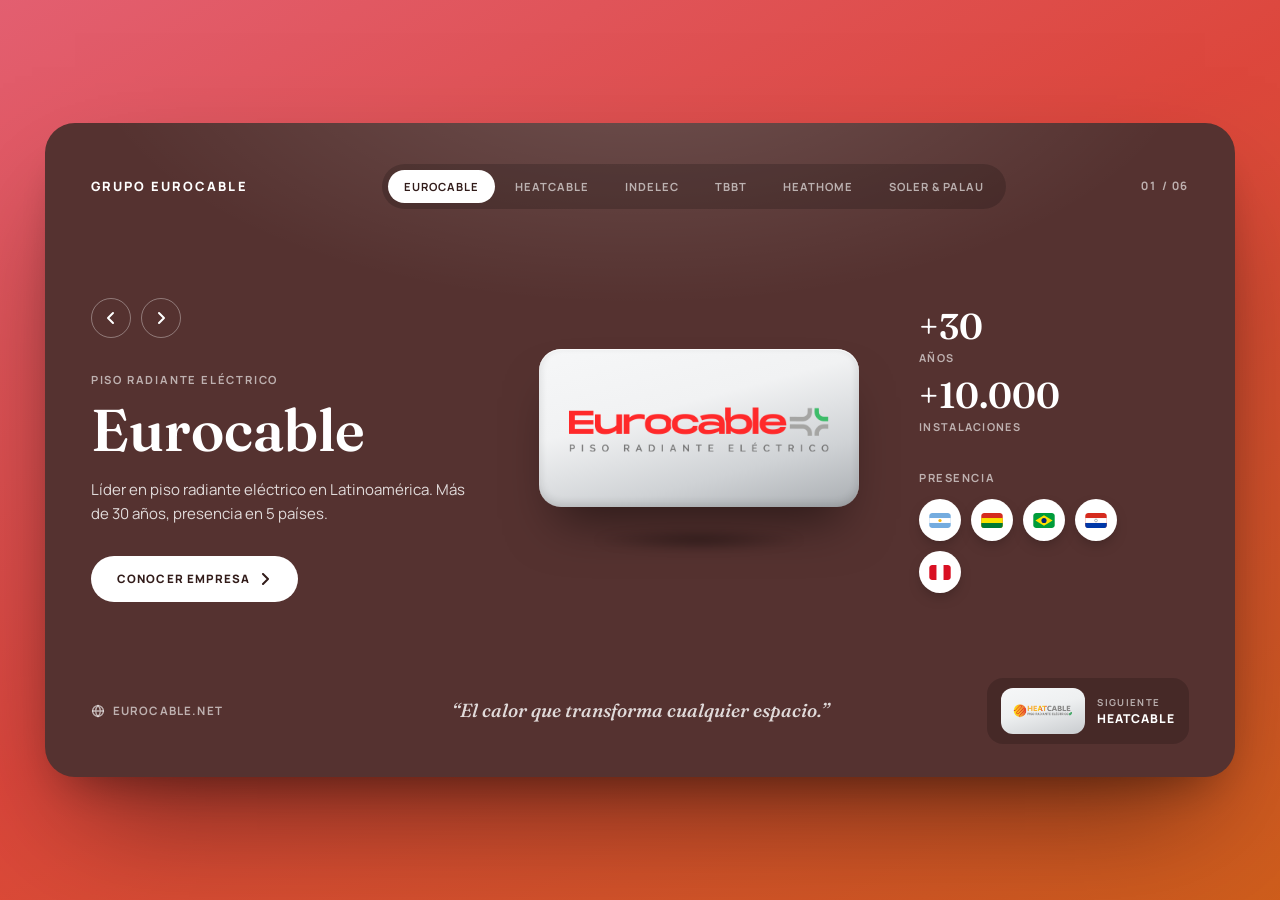
<file: index.html>
<!DOCTYPE html>
<html lang="es">
<head>
  <meta charset="UTF-8" />
  <meta name="viewport" content="width=device-width, initial-scale=1.0" />
  <title>Grupo Empresarial — Eurocable · Heatcable</title>
  <meta name="description" content="Grupo empresarial: soluciones de climatización y protección eléctrica para Latinoamérica." />
  <link rel="preconnect" href="https://fonts.googleapis.com" />
  <link rel="preconnect" href="https://fonts.gstatic.com" crossorigin />
  <link href="https://fonts.googleapis.com/css2?family=Fraunces:ital,opsz,wght@0,9..144,500;0,9..144,600;1,9..144,500&family=Manrope:wght@400;500;700;800&display=swap" rel="stylesheet" />
  <link rel="stylesheet" href="home.css" />
</head>
<body class="home">

  <!-- Fondo degradado: dos capas que se cruzan en fundido
       cuando cambia la empresa activa (el JS las pinta) -->
  <div class="bg bg-a is-on" aria-hidden="true"></div>
  <div class="bg bg-b" aria-hidden="true"></div>

  <main class="scene">
    <section class="card" id="card" aria-live="polite">

      <header class="topbar">
        <a class="brand" id="brand" href="#"></a>
        <nav class="tabs" id="tabs" aria-label="Empresas del grupo"></nav>
        <span class="counter" id="counter"></span>
      </header>

      <div class="swap-zone" id="swap-zone">
        <div class="showcase">
          <div class="col col-left">
            <div class="pager">
              <button class="nav-arrow" id="prev" type="button" aria-label="Empresa anterior">
                <svg viewBox="0 0 16 16" fill="none" stroke="currentColor" stroke-width="2" stroke-linecap="round" stroke-linejoin="round" aria-hidden="true"><path d="M10 3 5 8l5 5"/></svg>
              </button>
              <button class="nav-arrow" id="next" type="button" aria-label="Empresa siguiente">
                <svg viewBox="0 0 16 16" fill="none" stroke="currentColor" stroke-width="2" stroke-linecap="round" stroke-linejoin="round" aria-hidden="true"><path d="m6 3 5 5-5 5"/></svg>
              </button>
            </div>
            <span class="eyebrow" id="rubro"></span>
            <h1 class="title" id="nombre"></h1>
            <p class="desc" id="desc"></p>
            <a class="cta" id="cta" href="#">
              Conocer empresa
              <svg viewBox="0 0 12 12" fill="none" stroke="currentColor" stroke-width="2" stroke-linecap="round" stroke-linejoin="round" aria-hidden="true"><path d="m3 1 5 5-5 5"/></svg>
            </a>
          </div>

          <div class="col col-center">
            <div class="plate-wrap">
              <div class="plate"><img id="logo" src="" alt="" /></div>
              <div class="plate-shadow" aria-hidden="true"></div>
            </div>
          </div>

          <div class="col col-right">
            <div class="figures" id="figures"></div>
            <div class="presence">
              <span class="presence-label">Presencia</span>
              <div class="flags" id="flags"></div>
            </div>
          </div>
        </div>

        <footer class="baseline">
          <a class="weblink" id="weblink" href="#" target="_blank" rel="noopener">
            <svg viewBox="0 0 16 16" fill="none" stroke="currentColor" stroke-width="1.6" stroke-linecap="round" stroke-linejoin="round" aria-hidden="true"><circle cx="8" cy="8" r="6.2"/><path d="M1.8 8h12.4M8 1.8c1.8 1.7 2.7 3.9 2.7 6.2S9.8 12.5 8 14.2M8 1.8C6.2 3.5 5.3 5.7 5.3 8s.9 4.5 2.7 6.2"/></svg>
            <span id="weblink-text"></span>
          </a>
          <p class="tagline" id="tagline"></p>
          <button class="next-thumb" id="next-thumb" type="button">
            <span class="thumb-plate"><img id="thumb-logo" src="" alt="" /></span>
            <span class="thumb-meta">
              <small>Siguiente</small>
              <strong id="thumb-name"></strong>
            </span>
          </button>
        </footer>
      </div>

    </section>
  </main>

  <script src="data.js"></script>
  <script>
    /* ============================================================
       Vitrina del grupo — todo se genera desde data.js.
       Agregar una empresa nueva = agregar un objeto más a EMPRESAS:
       las píldoras, flechas, contador y colores se ajustan solos.
       ============================================================ */

    var $ = function (id) { return document.getElementById(id); };
    var N = EMPRESAS.length;
    var actual = 0;
    var animando = false;

    document.title = HOLDING.nombre + " — Grupo Empresarial";
    $("brand").textContent = HOLDING.nombre;

    /* ---------- Color: paleta derivada del acento (PALETA vive en data.js) ---------- */

    /* Fundido entre capas de fondo (los degradados no se transicionan) */
    function pintarFondo(p) {
      var vieja = document.querySelector(".bg.is-on");
      var nueva = document.querySelector(".bg:not(.is-on)");
      nueva.style.background =
        "linear-gradient(150deg, " + p.gradC + " 0%, " + p.gradA + " 48%, " + p.gradB + " 100%)";
      nueva.classList.add("is-on");
      vieja.classList.remove("is-on");
    }

    function pintarTema(e) {
      var p = PALETA(e.acento);
      var raiz = document.documentElement.style;
      raiz.setProperty("--card", p.card);
      raiz.setProperty("--deep", p.deep);
      pintarFondo(p);
    }

    /* ---------- Contenido ---------- */

    // Cifras destacadas: las dos primeras de trayectoria; si la empresa
    // no publica cifras, se calculan desde sus países y catálogo.
    function cifrasDe(e) {
      if (e.trayectoria && e.trayectoria.cifras) return e.trayectoria.cifras.slice(0, 2);
      return [
        { valor: String(e.paises.length), unidad: e.paises.length === 1 ? "país" : "países" },
        { valor: String(e.catalogo.length), unidad: "líneas de producto" }
      ];
    }

    function dosDigitos(n) { return (n < 9 ? "0" : "") + (n + 1); }

    function render(i) {
      var e = EMPRESAS[i];
      var sig = EMPRESAS[(i + 1) % N];

      $("counter").textContent = dosDigitos(i) + " / " + (N < 10 ? "0" + N : N);
      $("rubro").textContent = e.rubro;
      $("nombre").textContent = e.nombre;
      $("desc").textContent = e.descripcionCorta;
      $("cta").href = e.pagina;

      $("logo").src = e.logo;
      $("logo").alt = "Logo de " + e.nombre;

      $("figures").innerHTML = cifrasDe(e).map(function (c) {
        return '<div class="figure"><span class="value">' + c.valor + "</span>" +
               '<span class="unit">' + c.unidad + "</span></div>";
      }).join("");

      $("flags").innerHTML = e.paises.map(function (p) {
        var titulo = p.nombre + (p.ciudad ? " — " + p.ciudad : "");
        return '<span class="flag-dot" title="' + titulo + '">' + (BANDERAS[p.codigo] || "") + "</span>";
      }).join("");

      $("weblink").href = e.web;
      $("weblink-text").textContent = e.web.replace(/^https?:\/\/(www\.)?/, "").replace(/\/.*$/, "");
      $("tagline").textContent = "“" + e.tagline + "”";

      $("thumb-logo").src = sig.logo;
      $("thumb-logo").alt = "";
      $("thumb-name").textContent = sig.nombre;
      $("next-thumb").setAttribute("aria-label", "Siguiente empresa: " + sig.nombre);

      var pills = document.querySelectorAll(".tab");
      for (var k = 0; k < pills.length; k++) {
        pills[k].classList.toggle("is-active", k === i);
        pills[k].setAttribute("aria-pressed", k === i ? "true" : "false");
      }
    }

    function irA(i) {
      i = (i + N) % N;
      if (animando || i === actual) return;
      animando = true;
      actual = i;
      pintarTema(EMPRESAS[i]); // el color empieza a fundirse ya
      $("card").classList.add("is-swapping");
      setTimeout(function () {
        render(i);
        $("card").classList.remove("is-swapping");
        animando = false;
      }, 270);
    }

    /* ---------- Navegación ---------- */

    $("tabs").innerHTML = EMPRESAS.map(function (e, i) {
      return '<button class="tab" type="button" data-i="' + i + '" aria-pressed="false">' + e.nombre + "</button>";
    }).join("");

    $("tabs").addEventListener("click", function (ev) {
      var b = ev.target.closest(".tab");
      if (b) irA(parseInt(b.dataset.i, 10));
    });

    $("prev").addEventListener("click", function () { irA(actual - 1); });
    $("next").addEventListener("click", function () { irA(actual + 1); });
    $("next-thumb").addEventListener("click", function () { irA(actual + 1); });

    document.addEventListener("keydown", function (ev) {
      if (ev.key === "ArrowLeft") irA(actual - 1);
      if (ev.key === "ArrowRight") irA(actual + 1);
    });

    /* ---------- Arranque ---------- */
    pintarTema(EMPRESAS[0]);
    render(0);
  </script>
</body>
</html>
</file>
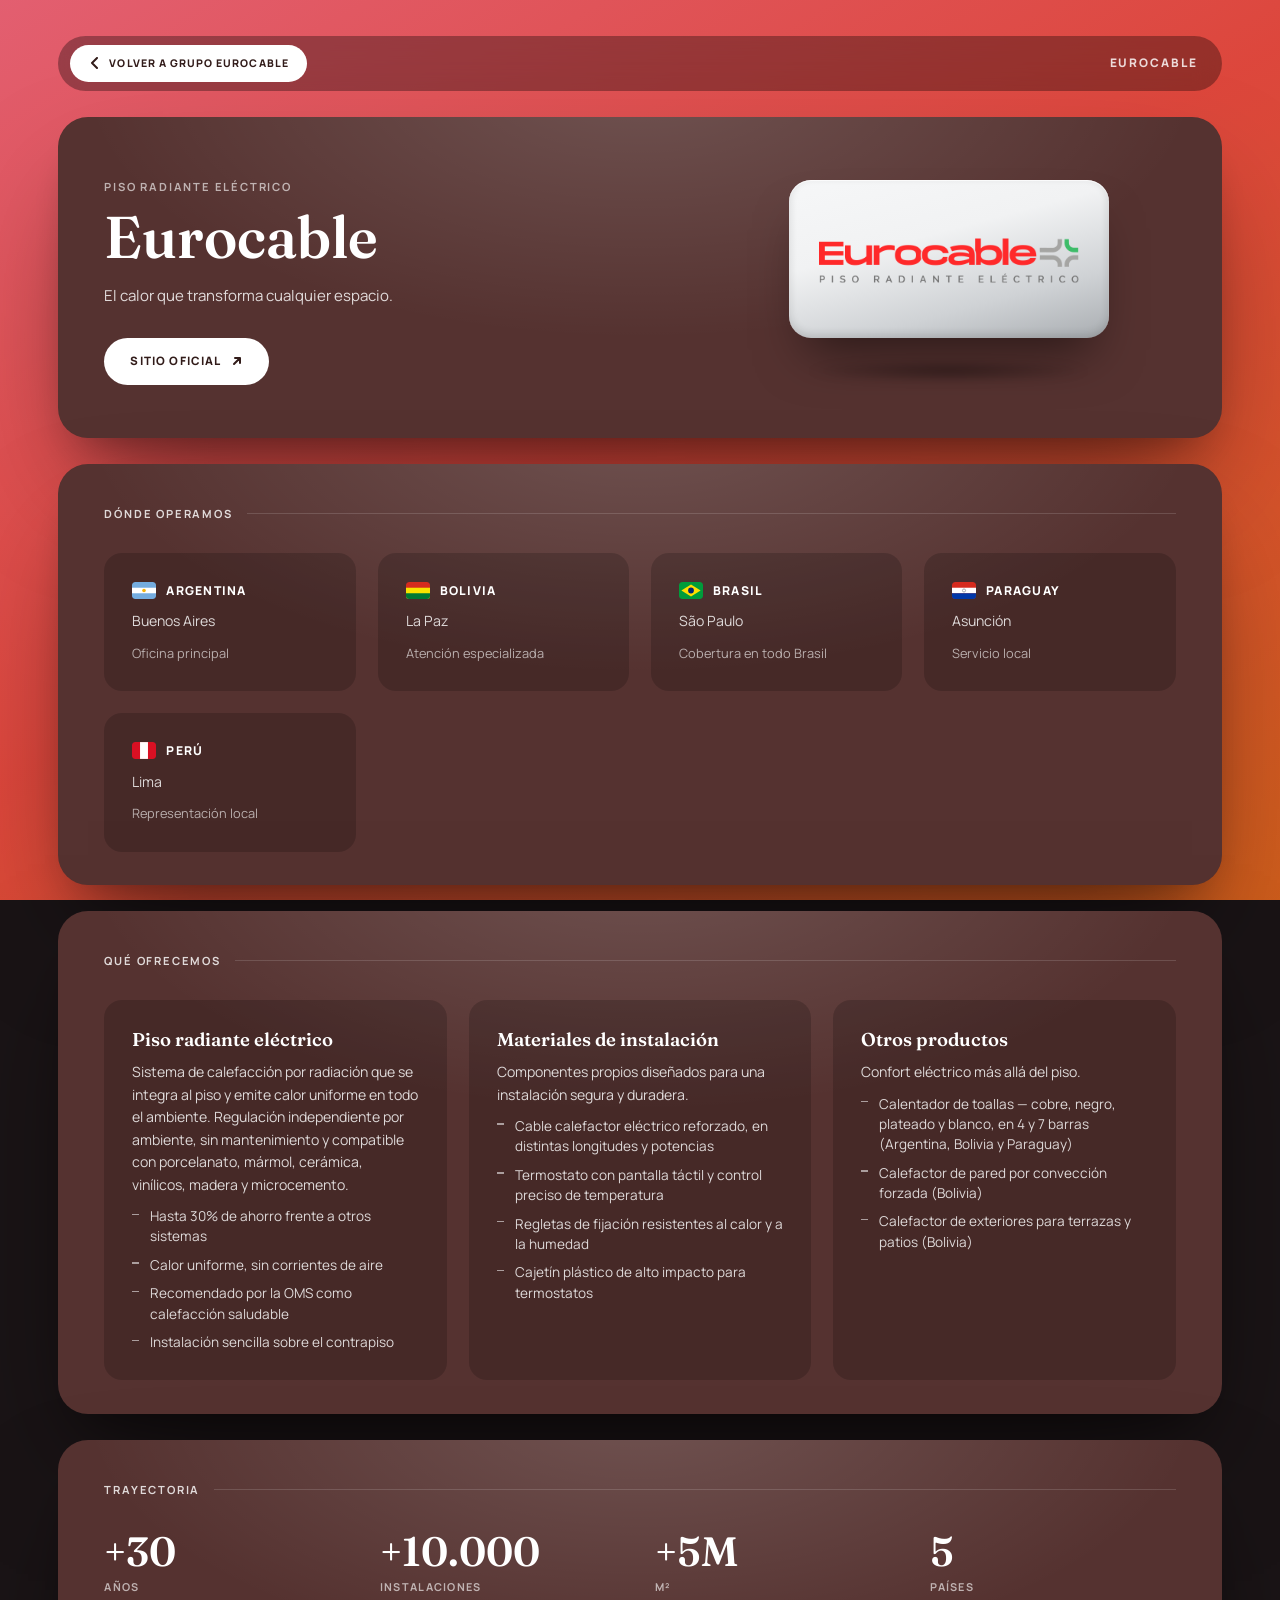
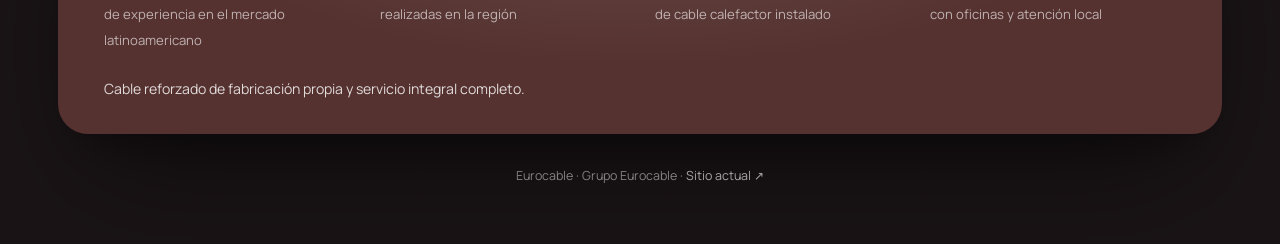
<file: eurocable.html>
<!DOCTYPE html>
<html lang="es">
<head>
  <meta charset="UTF-8" />
  <meta name="viewport" content="width=device-width, initial-scale=1.0" />
  <title>Eurocable — Piso Radiante Eléctrico</title>
  <link rel="preconnect" href="https://fonts.googleapis.com" />
  <link rel="preconnect" href="https://fonts.gstatic.com" crossorigin />
  <link href="https://fonts.googleapis.com/css2?family=Fraunces:ital,opsz,wght@0,9..144,500;0,9..144,600;1,9..144,500&family=Manrope:wght@400;500;700;800&display=swap" rel="stylesheet" />
  <link rel="stylesheet" href="home.css" />
</head>
<body class="detail" data-empresa="eurocable">

  <!-- Fondo degradado con el acento de la empresa (lo pinta el JS) -->
  <div class="bg is-on" aria-hidden="true"></div>

  <div class="detail-wrap">
    <header class="detail-topbar">
      <a class="back-pill" href="#" id="back-link">
        <svg viewBox="0 0 12 12" fill="none" stroke="currentColor" stroke-width="2" stroke-linecap="round" stroke-linejoin="round" aria-hidden="true"><path d="M9 1 4 6l5 5"/></svg>
        <span id="back-label">Volver</span>
      </a>
      <span class="detail-brand" id="header-brand"></span>
    </header>

    <main id="detail-main" style="display: contents;"></main>

    <footer class="detail-foot" id="detail-footer"></footer>
  </div>

  <script src="data.js"></script>
  <script>
    /* Template de detalle — idéntico en todas las páginas de empresa.
       Lee el id desde <body data-empresa="..."> y renderiza desde data.js
       con la misma piel de la vitrina del grupo (home.css + PALETA). */
    (function () {
      var e = EMPRESAS.find(function (x) { return x.id === document.body.dataset.empresa; });
      if (!e) return;

      // Escena teñida con el acento de la empresa, igual que en el home
      var p = PALETA(e.acento);
      var raiz = document.documentElement.style;
      raiz.setProperty("--card", p.card);
      raiz.setProperty("--deep", p.deep);
      document.querySelector(".bg").style.background =
        "linear-gradient(150deg, " + p.gradC + " 0%, " + p.gradA + " 48%, " + p.gradB + " 100%)";

      document.title = e.nombre + " — " + e.rubro;
      document.getElementById("back-link").href = HOLDING.pagina;
      document.getElementById("back-label").textContent = "Volver a " + HOLDING.nombre;
      document.getElementById("header-brand").textContent = e.nombre;

      var html = "";
      var i = 0; // índice de tarjeta para la entrada escalonada

      function abrir(etiqueta) {
        i++;
        return '<section class="card" style="--i:' + i + '">' +
               (etiqueta ? '<div class="sec-label"><span class="eyebrow">' + etiqueta + "</span></div>" : "");
      }

      // Hero: titular + tagline + sitio oficial, placa metálica al lado
      html +=
        abrir("") +
          '<div class="detail-hero">' +
            "<div>" +
              '<span class="eyebrow">' + e.rubro + "</span>" +
              '<h1 class="title">' + e.nombre + "</h1>" +
              '<p class="desc">' + e.tagline + "</p>" +
              '<a class="cta" href="' + e.web + '" target="_blank" rel="noopener">Sitio oficial' +
                '<svg viewBox="0 0 12 12" fill="none" stroke="currentColor" stroke-width="2" stroke-linecap="round" stroke-linejoin="round" aria-hidden="true"><path d="M3 9 9 3M4 3h5v5"/></svg>' +
              "</a>" +
            "</div>" +
            '<div class="plate-wrap">' +
              '<div class="plate"><img src="' + e.logo + '" alt="Logo de ' + e.nombre + '" /></div>' +
              '<div class="plate-shadow" aria-hidden="true"></div>' +
            "</div>" +
          "</div>" +
        "</section>";

      // Países donde opera
      html +=
        abrir(e.paises.length > 1 ? "Dónde operamos" : "Dónde estamos") +
          '<div class="tiles tiles-sm">' +
          e.paises.map(function (pa) {
            return (
              '<article class="tile">' +
                '<div class="flag-row">' +
                  '<span class="flag">' + (BANDERAS[pa.codigo] || "") + "</span>" +
                  '<span class="name">' + pa.nombre + "</span>" +
                "</div>" +
                '<span class="city">' + pa.ciudad + "</span>" +
                (pa.nota ? '<span class="note">' + pa.nota + "</span>" : "") +
              "</article>"
            );
          }).join("") +
          "</div>" +
        "</section>";

      /* ⚠️ PENDIENTE: sección Misión y Visión.
         No están publicadas en el sitio actual de la empresa.
         Cuando se confirmen los textos, cargarlos en data.js
         (campos "mision" y "vision") y esta sección aparecerá sola. */
      if (e.mision || e.vision) {
        html +=
          abrir("Misión y visión") +
            '<div class="tiles">' +
            (e.mision ? '<article class="tile"><h3>Misión</h3><p>' + e.mision + "</p></article>" : "") +
            (e.vision ? '<article class="tile"><h3>Visión</h3><p>' + e.vision + "</p></article>" : "") +
            "</div>" +
          "</section>";
      }

      // Catálogo
      html +=
        abrir("Qué ofrecemos") +
          '<div class="tiles">' +
          e.catalogo.map(function (c) {
            return (
              '<article class="tile">' +
                "<h3>" + c.titulo + "</h3>" +
                "<p>" + c.descripcion + "</p>" +
                "<ul>" + c.items.map(function (it) { return "<li>" + it + "</li>"; }).join("") + "</ul>" +
              "</article>"
            );
          }).join("") +
          "</div>" +
        "</section>";

      // Representaciones oficiales (solo si existen)
      if (e.representaciones && e.representaciones.length) {
        html +=
          abrir("Representaciones oficiales") +
            '<div class="tiles">' +
            e.representaciones.map(function (r) {
              return (
                '<article class="tile">' +
                  '<span class="rep-icon">' + ICONOS[r.icono] + "</span>" +
                  '<span class="rep-name">' + r.nombre + "</span>" +
                  '<span class="rep-rubro">' + r.rubro + "</span>" +
                  "<p>" + r.descripcion + "</p>" +
                "</article>"
              );
            }).join("") +
            "</div>" +
          "</section>";
      }

      // Trayectoria / historia (solo datos confirmados)
      /* ⚠️ PENDIENTE: año de fundación e historia detallada.
         Cargar en data.js (campo "fundacion") cuando se confirme. */
      if (e.trayectoria) {
        html +=
          abrir(e.trayectoria.titulo) +
            '<div class="stats">' +
            e.trayectoria.cifras.map(function (s) {
              return (
                '<article class="stat">' +
                  '<span class="value">' + s.valor + "</span>" +
                  '<span class="unit">' + s.unidad + "</span>" +
                  '<span class="detail-txt">' + s.detalle + "</span>" +
                "</article>"
              );
            }).join("") +
            "</div>" +
            '<p class="stats-note">' + e.trayectoria.nota + "</p>" +
          "</section>";
      }

      document.getElementById("detail-main").innerHTML = html;
      document.getElementById("detail-footer").innerHTML =
        e.nombre + " · " + HOLDING.nombre + ' · <a href="' + e.web + '" target="_blank" rel="noopener">Sitio actual ↗</a>';
    })();
  </script>
</body>
</html>
</file>
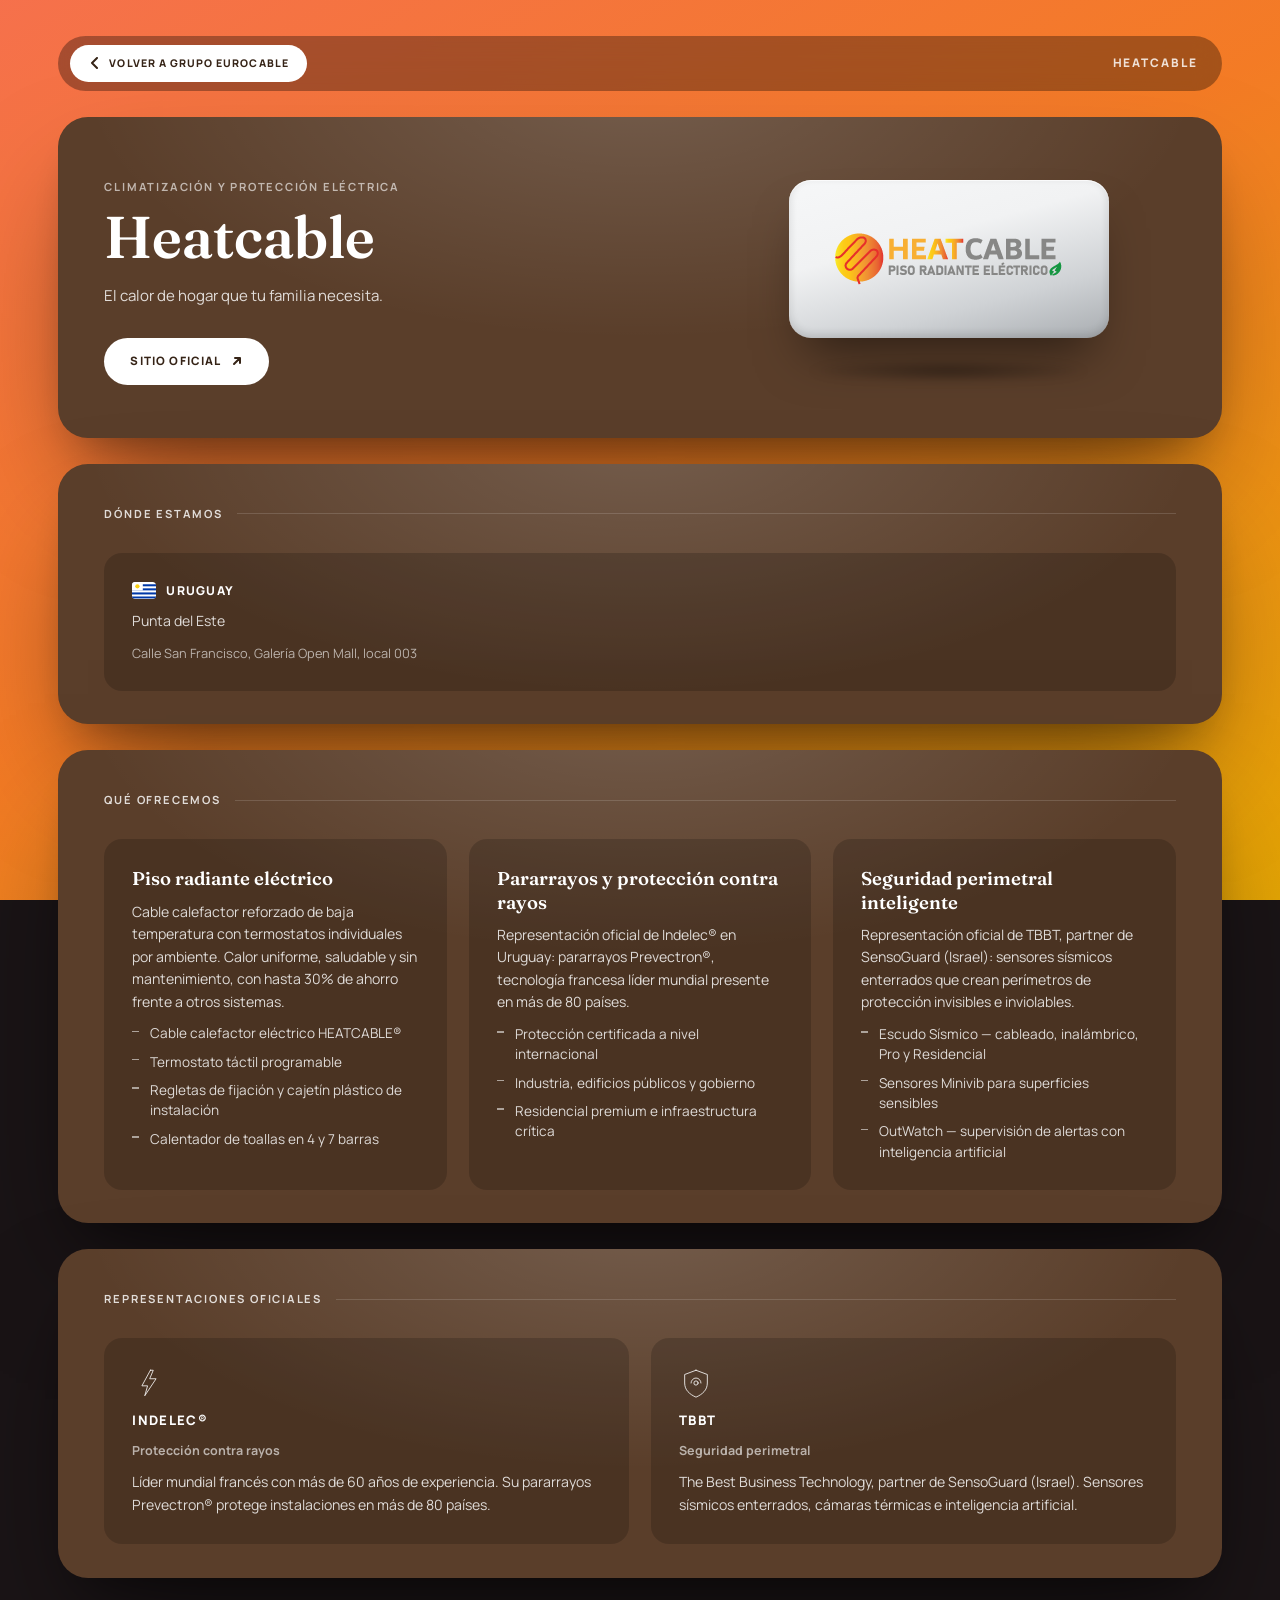
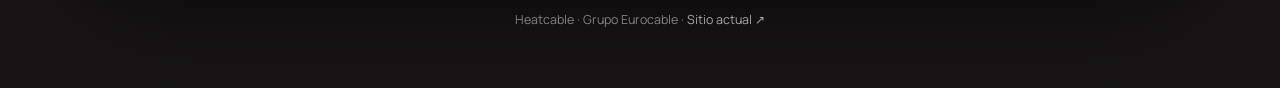
<file: heatcable.html>
<!DOCTYPE html>
<html lang="es">
<head>
  <meta charset="UTF-8" />
  <meta name="viewport" content="width=device-width, initial-scale=1.0" />
  <title>Heatcable — Climatización y Protección Eléctrica</title>
  <link rel="preconnect" href="https://fonts.googleapis.com" />
  <link rel="preconnect" href="https://fonts.gstatic.com" crossorigin />
  <link href="https://fonts.googleapis.com/css2?family=Fraunces:ital,opsz,wght@0,9..144,500;0,9..144,600;1,9..144,500&family=Manrope:wght@400;500;700;800&display=swap" rel="stylesheet" />
  <link rel="stylesheet" href="home.css" />
</head>
<body class="detail" data-empresa="heatcable">

  <!-- Fondo degradado con el acento de la empresa (lo pinta el JS). -->
  <div class="bg is-on" aria-hidden="true"></div>

  <div class="detail-wrap">
    <header class="detail-topbar">
      <a class="back-pill" href="#" id="back-link">
        <svg viewBox="0 0 12 12" fill="none" stroke="currentColor" stroke-width="2" stroke-linecap="round" stroke-linejoin="round" aria-hidden="true"><path d="M9 1 4 6l5 5"/></svg>
        <span id="back-label">Volver</span>
      </a>
      <span class="detail-brand" id="header-brand"></span>
    </header>

    <main id="detail-main" style="display: contents;"></main>

    <footer class="detail-foot" id="detail-footer"></footer>
  </div>

  <script src="data.js"></script>
  <script>
    /* Template de detalle — idéntico en todas las páginas de empresa.
       Lee el id desde <body data-empresa="..."> y renderiza desde data.js
       con la misma piel de la vitrina del grupo (home.css + PALETA). */
    (function () {
      var e = EMPRESAS.find(function (x) { return x.id === document.body.dataset.empresa; });
      if (!e) return;

      // Escena teñida con el acento de la empresa, igual que en el home
      var p = PALETA(e.acento);
      var raiz = document.documentElement.style;
      raiz.setProperty("--card", p.card);
      raiz.setProperty("--deep", p.deep);
      document.querySelector(".bg").style.background =
        "linear-gradient(150deg, " + p.gradC + " 0%, " + p.gradA + " 48%, " + p.gradB + " 100%)";

      document.title = e.nombre + " — " + e.rubro;
      document.getElementById("back-link").href = HOLDING.pagina;
      document.getElementById("back-label").textContent = "Volver a " + HOLDING.nombre;
      document.getElementById("header-brand").textContent = e.nombre;

      var html = "";
      var i = 0; // índice de tarjeta para la entrada escalonada

      function abrir(etiqueta) {
        i++;
        return '<section class="card" style="--i:' + i + '">' +
               (etiqueta ? '<div class="sec-label"><span class="eyebrow">' + etiqueta + "</span></div>" : "");
      }

      // Hero: titular + tagline + sitio oficial, placa metálica al lado
      html +=
        abrir("") +
          '<div class="detail-hero">' +
            "<div>" +
              '<span class="eyebrow">' + e.rubro + "</span>" +
              '<h1 class="title">' + e.nombre + "</h1>" +
              '<p class="desc">' + e.tagline + "</p>" +
              '<a class="cta" href="' + e.web + '" target="_blank" rel="noopener">Sitio oficial' +
                '<svg viewBox="0 0 12 12" fill="none" stroke="currentColor" stroke-width="2" stroke-linecap="round" stroke-linejoin="round" aria-hidden="true"><path d="M3 9 9 3M4 3h5v5"/></svg>' +
              "</a>" +
            "</div>" +
            '<div class="plate-wrap">' +
              '<div class="plate"><img src="' + e.logo + '" alt="Logo de ' + e.nombre + '" /></div>' +
              '<div class="plate-shadow" aria-hidden="true"></div>' +
            "</div>" +
          "</div>" +
        "</section>";

      // Países donde opera
      html +=
        abrir(e.paises.length > 1 ? "Dónde operamos" : "Dónde estamos") +
          '<div class="tiles tiles-sm">' +
          e.paises.map(function (pa) {
            return (
              '<article class="tile">' +
                '<div class="flag-row">' +
                  '<span class="flag">' + (BANDERAS[pa.codigo] || "") + "</span>" +
                  '<span class="name">' + pa.nombre + "</span>" +
                "</div>" +
                '<span class="city">' + pa.ciudad + "</span>" +
                (pa.nota ? '<span class="note">' + pa.nota + "</span>" : "") +
              "</article>"
            );
          }).join("") +
          "</div>" +
        "</section>";

      /* ⚠️ PENDIENTE: sección Misión y Visión.
         No están publicadas en el sitio actual de la empresa.
         Cuando se confirmen los textos, cargarlos en data.js
         (campos "mision" y "vision") y esta sección aparecerá sola. */
      if (e.mision || e.vision) {
        html +=
          abrir("Misión y visión") +
            '<div class="tiles">' +
            (e.mision ? '<article class="tile"><h3>Misión</h3><p>' + e.mision + "</p></article>" : "") +
            (e.vision ? '<article class="tile"><h3>Visión</h3><p>' + e.vision + "</p></article>" : "") +
            "</div>" +
          "</section>";
      }

      // Catálogo
      html +=
        abrir("Qué ofrecemos") +
          '<div class="tiles">' +
          e.catalogo.map(function (c) {
            return (
              '<article class="tile">' +
                "<h3>" + c.titulo + "</h3>" +
                "<p>" + c.descripcion + "</p>" +
                "<ul>" + c.items.map(function (it) { return "<li>" + it + "</li>"; }).join("") + "</ul>" +
              "</article>"
            );
          }).join("") +
          "</div>" +
        "</section>";

      // Representaciones oficiales (solo si existen)
      if (e.representaciones && e.representaciones.length) {
        html +=
          abrir("Representaciones oficiales") +
            '<div class="tiles">' +
            e.representaciones.map(function (r) {
              return (
                '<article class="tile">' +
                  '<span class="rep-icon">' + ICONOS[r.icono] + "</span>" +
                  '<span class="rep-name">' + r.nombre + "</span>" +
                  '<span class="rep-rubro">' + r.rubro + "</span>" +
                  "<p>" + r.descripcion + "</p>" +
                "</article>"
              );
            }).join("") +
            "</div>" +
          "</section>";
      }

      // Trayectoria / historia (solo datos confirmados)
      /* ⚠️ PENDIENTE: año de fundación e historia detallada.
         Cargar en data.js (campo "fundacion") cuando se confirme. */
      if (e.trayectoria) {
        html +=
          abrir(e.trayectoria.titulo) +
            '<div class="stats">' +
            e.trayectoria.cifras.map(function (s) {
              return (
                '<article class="stat">' +
                  '<span class="value">' + s.valor + "</span>" +
                  '<span class="unit">' + s.unidad + "</span>" +
                  '<span class="detail-txt">' + s.detalle + "</span>" +
                "</article>"
              );
            }).join("") +
            "</div>" +
            '<p class="stats-note">' + e.trayectoria.nota + "</p>" +
          "</section>";
      }

      document.getElementById("detail-main").innerHTML = html;
      document.getElementById("detail-footer").innerHTML =
        e.nombre + " · " + HOLDING.nombre + ' · <a href="' + e.web + '" target="_blank" rel="noopener">Sitio actual ↗</a>';
    })();
  </script>
</body>
</html>
</file>
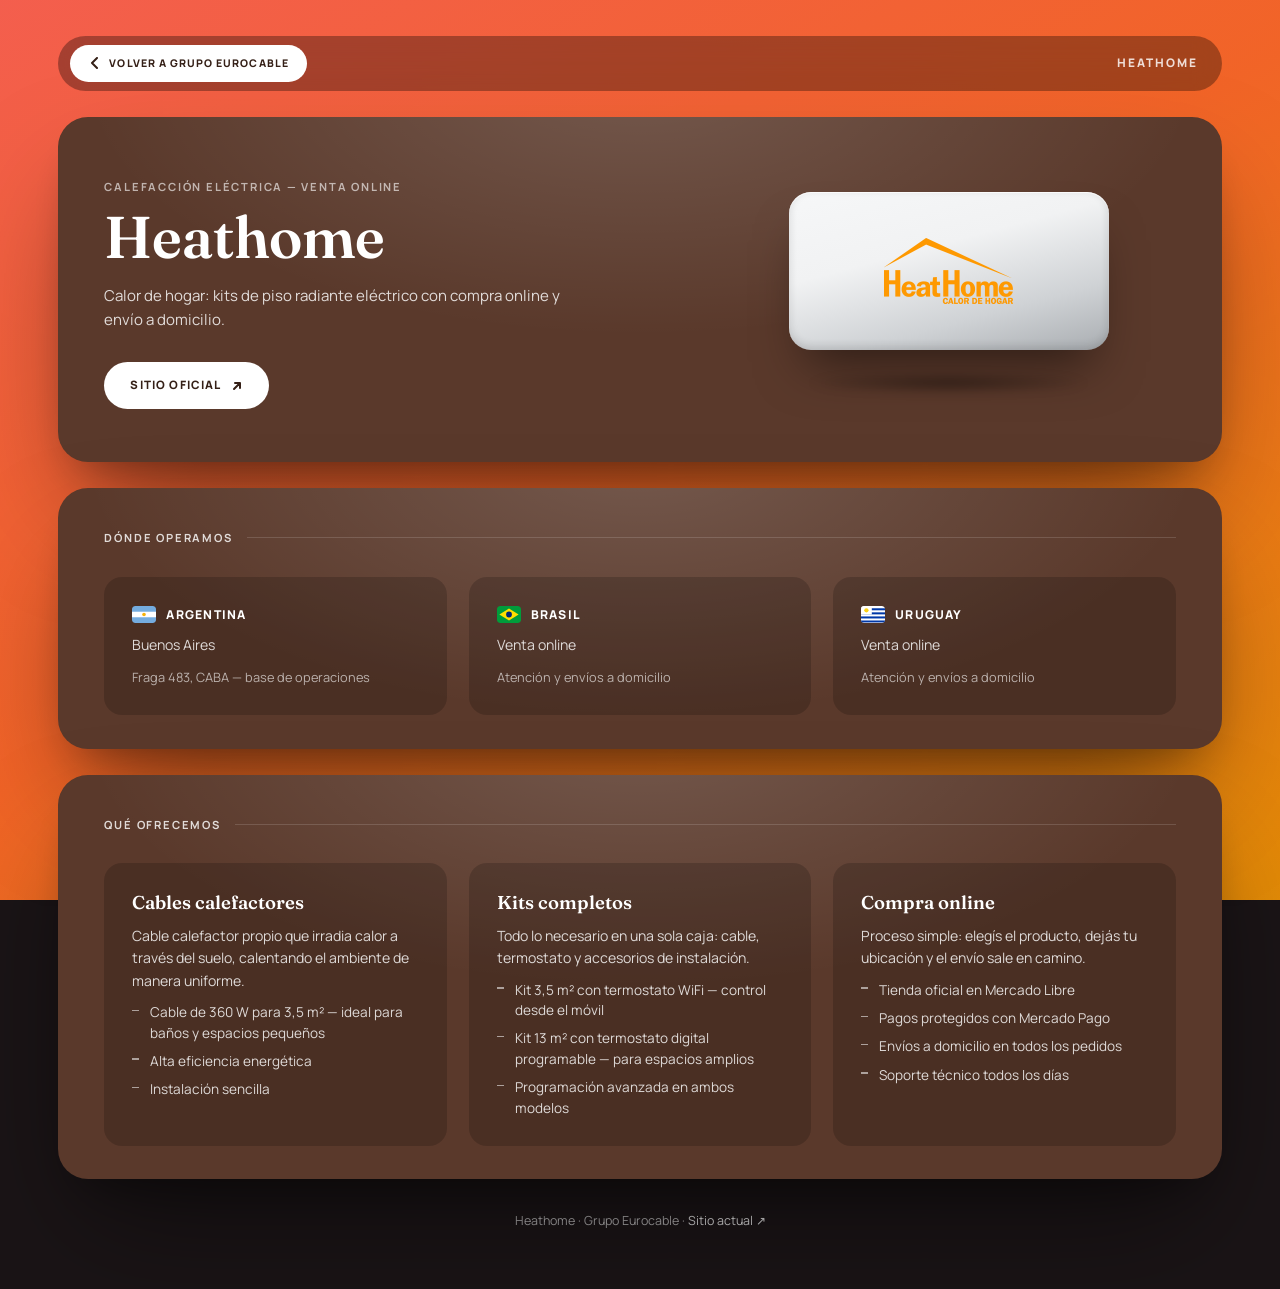
<file: heathome.html>
<!DOCTYPE html>
<html lang="es">
<head>
  <meta charset="UTF-8" />
  <meta name="viewport" content="width=device-width, initial-scale=1.0" />
  <title>Heathome — Calefacción Eléctrica, Venta Online</title>
  <link rel="preconnect" href="https://fonts.googleapis.com" />
  <link rel="preconnect" href="https://fonts.gstatic.com" crossorigin />
  <link href="https://fonts.googleapis.com/css2?family=Fraunces:ital,opsz,wght@0,9..144,500;0,9..144,600;1,9..144,500&family=Manrope:wght@400;500;700;800&display=swap" rel="stylesheet" />
  <link rel="stylesheet" href="home.css" />
</head>
<body class="detail" data-empresa="heathome">

  <!-- Fondo degradado con el acento de la empresa (lo pinta el JS) -->
  <div class="bg is-on" aria-hidden="true"></div>

  <div class="detail-wrap">
    <header class="detail-topbar">
      <a class="back-pill" href="#" id="back-link">
        <svg viewBox="0 0 12 12" fill="none" stroke="currentColor" stroke-width="2" stroke-linecap="round" stroke-linejoin="round" aria-hidden="true"><path d="M9 1 4 6l5 5"/></svg>
        <span id="back-label">Volver</span>
      </a>
      <span class="detail-brand" id="header-brand"></span>
    </header>

    <main id="detail-main" style="display: contents;"></main>

    <footer class="detail-foot" id="detail-footer"></footer>
  </div>

  <script src="data.js"></script>
  <script>
    /* Template de detalle — idéntico en todas las páginas de empresa.
       Lee el id desde <body data-empresa="..."> y renderiza desde data.js
       con la misma piel de la vitrina del grupo (home.css + PALETA). */
    (function () {
      var e = EMPRESAS.find(function (x) { return x.id === document.body.dataset.empresa; });
      if (!e) return;

      // Escena teñida con el acento de la empresa, igual que en el home
      var p = PALETA(e.acento);
      var raiz = document.documentElement.style;
      raiz.setProperty("--card", p.card);
      raiz.setProperty("--deep", p.deep);
      document.querySelector(".bg").style.background =
        "linear-gradient(150deg, " + p.gradC + " 0%, " + p.gradA + " 48%, " + p.gradB + " 100%)";

      document.title = e.nombre + " — " + e.rubro;
      document.getElementById("back-link").href = HOLDING.pagina;
      document.getElementById("back-label").textContent = "Volver a " + HOLDING.nombre;
      document.getElementById("header-brand").textContent = e.nombre;

      var html = "";
      var i = 0; // índice de tarjeta para la entrada escalonada

      function abrir(etiqueta) {
        i++;
        return '<section class="card" style="--i:' + i + '">' +
               (etiqueta ? '<div class="sec-label"><span class="eyebrow">' + etiqueta + "</span></div>" : "");
      }

      // Hero: titular + tagline + sitio oficial, placa metálica al lado
      html +=
        abrir("") +
          '<div class="detail-hero">' +
            "<div>" +
              '<span class="eyebrow">' + e.rubro + "</span>" +
              '<h1 class="title">' + e.nombre + "</h1>" +
              '<p class="desc">' + e.tagline + "</p>" +
              '<a class="cta" href="' + e.web + '" target="_blank" rel="noopener">Sitio oficial' +
                '<svg viewBox="0 0 12 12" fill="none" stroke="currentColor" stroke-width="2" stroke-linecap="round" stroke-linejoin="round" aria-hidden="true"><path d="M3 9 9 3M4 3h5v5"/></svg>' +
              "</a>" +
            "</div>" +
            '<div class="plate-wrap">' +
              '<div class="plate"><img src="' + e.logo + '" alt="Logo de ' + e.nombre + '" /></div>' +
              '<div class="plate-shadow" aria-hidden="true"></div>' +
            "</div>" +
          "</div>" +
        "</section>";

      // Países donde opera
      html +=
        abrir(e.paises.length > 1 ? "Dónde operamos" : "Dónde estamos") +
          '<div class="tiles tiles-sm">' +
          e.paises.map(function (pa) {
            return (
              '<article class="tile">' +
                '<div class="flag-row">' +
                  '<span class="flag">' + (BANDERAS[pa.codigo] || "") + "</span>" +
                  '<span class="name">' + pa.nombre + "</span>" +
                "</div>" +
                '<span class="city">' + pa.ciudad + "</span>" +
                (pa.nota ? '<span class="note">' + pa.nota + "</span>" : "") +
              "</article>"
            );
          }).join("") +
          "</div>" +
        "</section>";

      /* ⚠️ PENDIENTE: sección Misión y Visión.
         No están publicadas en el sitio actual de la empresa.
         Cuando se confirmen los textos, cargarlos en data.js
         (campos "mision" y "vision") y esta sección aparecerá sola. */
      if (e.mision || e.vision) {
        html +=
          abrir("Misión y visión") +
            '<div class="tiles">' +
            (e.mision ? '<article class="tile"><h3>Misión</h3><p>' + e.mision + "</p></article>" : "") +
            (e.vision ? '<article class="tile"><h3>Visión</h3><p>' + e.vision + "</p></article>" : "") +
            "</div>" +
          "</section>";
      }

      // Catálogo
      html +=
        abrir("Qué ofrecemos") +
          '<div class="tiles">' +
          e.catalogo.map(function (c) {
            return (
              '<article class="tile">' +
                "<h3>" + c.titulo + "</h3>" +
                "<p>" + c.descripcion + "</p>" +
                "<ul>" + c.items.map(function (it) { return "<li>" + it + "</li>"; }).join("") + "</ul>" +
              "</article>"
            );
          }).join("") +
          "</div>" +
        "</section>";

      // Representaciones oficiales (solo si existen)
      if (e.representaciones && e.representaciones.length) {
        html +=
          abrir("Representaciones oficiales") +
            '<div class="tiles">' +
            e.representaciones.map(function (r) {
              return (
                '<article class="tile">' +
                  '<span class="rep-icon">' + ICONOS[r.icono] + "</span>" +
                  '<span class="rep-name">' + r.nombre + "</span>" +
                  '<span class="rep-rubro">' + r.rubro + "</span>" +
                  "<p>" + r.descripcion + "</p>" +
                "</article>"
              );
            }).join("") +
            "</div>" +
          "</section>";
      }

      // Trayectoria / historia (solo datos confirmados)
      /* ⚠️ PENDIENTE: año de fundación e historia detallada.
         Cargar en data.js (campo "fundacion") cuando se confirme. */
      if (e.trayectoria) {
        html +=
          abrir(e.trayectoria.titulo) +
            '<div class="stats">' +
            e.trayectoria.cifras.map(function (s) {
              return (
                '<article class="stat">' +
                  '<span class="value">' + s.valor + "</span>" +
                  '<span class="unit">' + s.unidad + "</span>" +
                  '<span class="detail-txt">' + s.detalle + "</span>" +
                "</article>"
              );
            }).join("") +
            "</div>" +
            '<p class="stats-note">' + e.trayectoria.nota + "</p>" +
          "</section>";
      }

      document.getElementById("detail-main").innerHTML = html;
      document.getElementById("detail-footer").innerHTML =
        e.nombre + " · " + HOLDING.nombre + ' · <a href="' + e.web + '" target="_blank" rel="noopener">Sitio actual ↗</a>';
    })();
  </script>
</body>
</html>
</file>
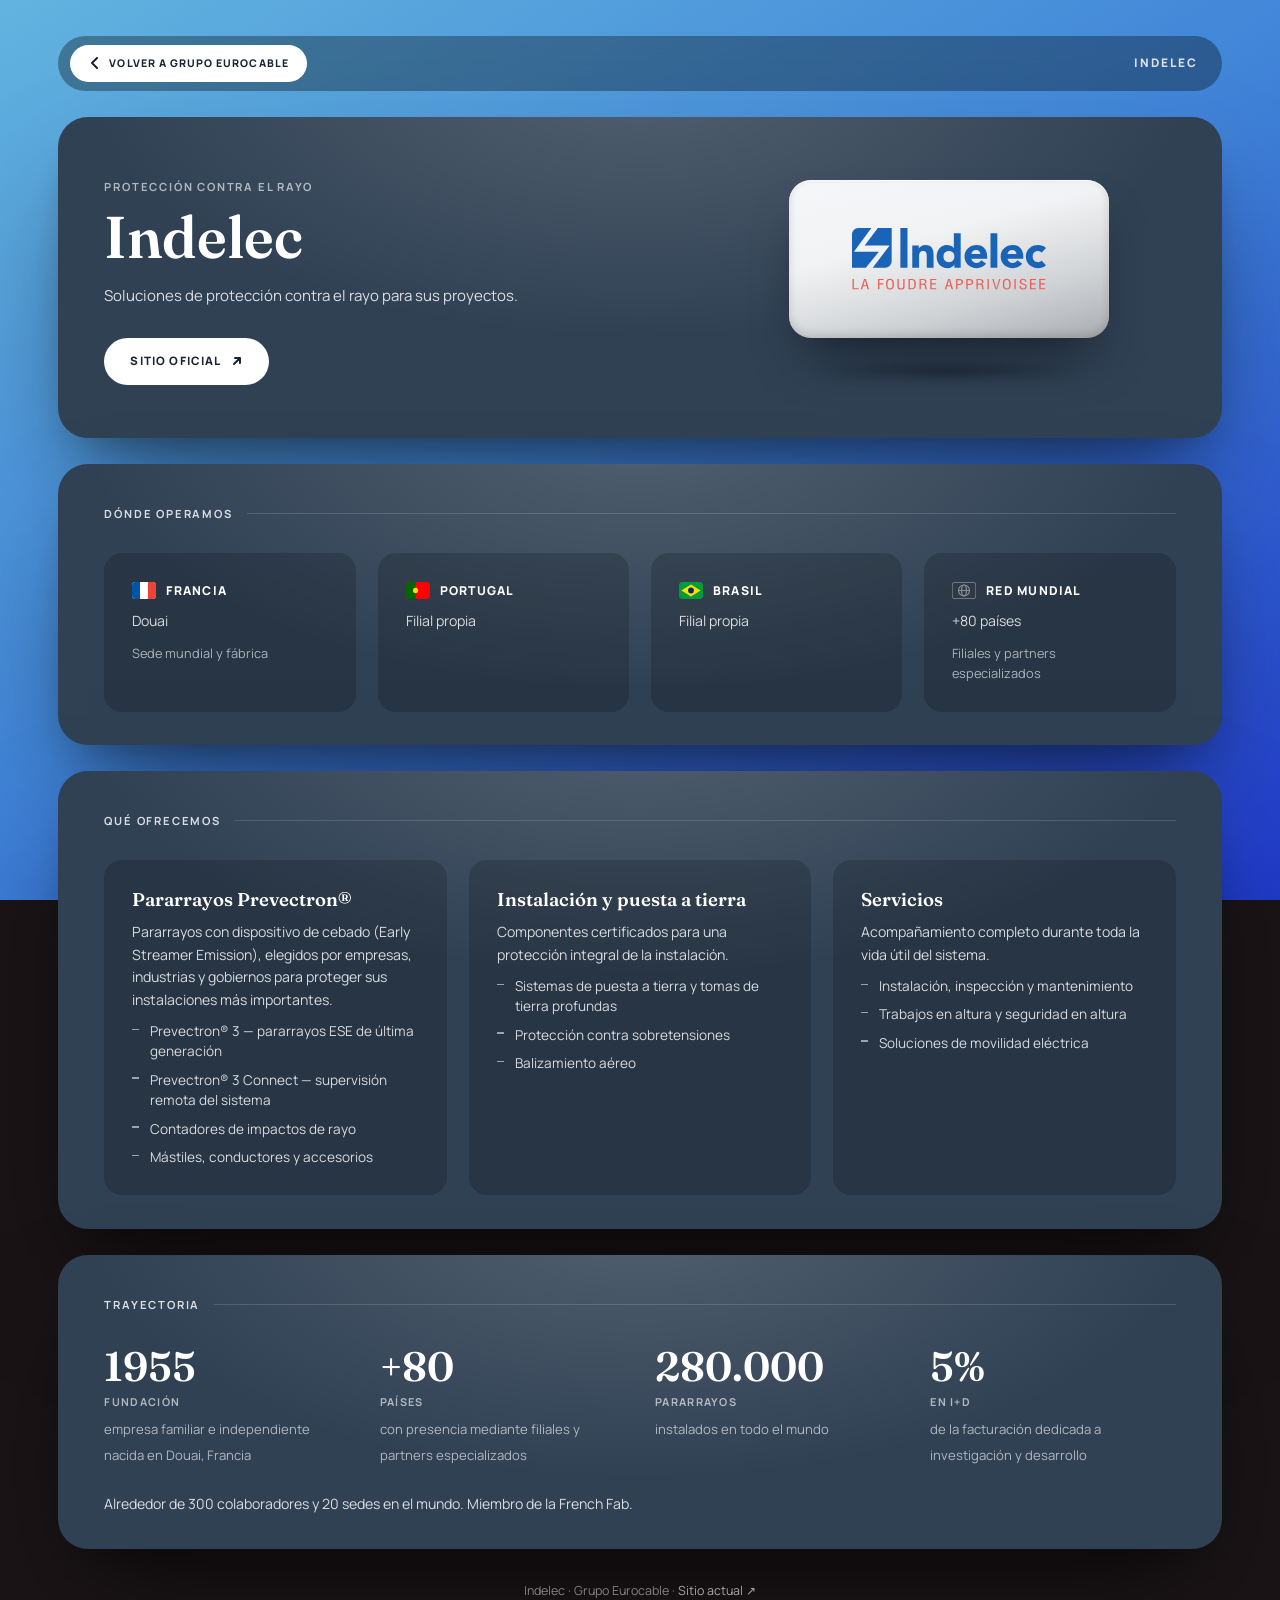
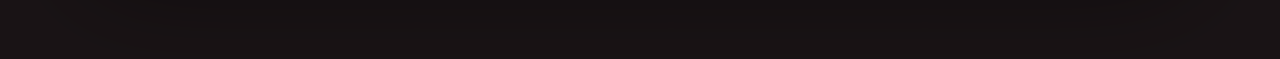
<file: indelec.html>
<!DOCTYPE html>
<html lang="es">
<head>
  <meta charset="UTF-8" />
  <meta name="viewport" content="width=device-width, initial-scale=1.0" />
  <title>Indelec — Protección contra el Rayo</title>
  <link rel="preconnect" href="https://fonts.googleapis.com" />
  <link rel="preconnect" href="https://fonts.gstatic.com" crossorigin />
  <link href="https://fonts.googleapis.com/css2?family=Fraunces:ital,opsz,wght@0,9..144,500;0,9..144,600;1,9..144,500&family=Manrope:wght@400;500;700;800&display=swap" rel="stylesheet" />
  <link rel="stylesheet" href="home.css" />
</head>
<body class="detail" data-empresa="indelec">

  <!-- Fondo degradado con el acento de la empresa (lo pinta el JS) -->
  <div class="bg is-on" aria-hidden="true"></div>

  <div class="detail-wrap">
    <header class="detail-topbar">
      <a class="back-pill" href="#" id="back-link">
        <svg viewBox="0 0 12 12" fill="none" stroke="currentColor" stroke-width="2" stroke-linecap="round" stroke-linejoin="round" aria-hidden="true"><path d="M9 1 4 6l5 5"/></svg>
        <span id="back-label">Volver</span>
      </a>
      <span class="detail-brand" id="header-brand"></span>
    </header>

    <main id="detail-main" style="display: contents;"></main>

    <footer class="detail-foot" id="detail-footer"></footer>
  </div>

  <script src="data.js"></script>
  <script>
    /* Template de detalle — idéntico en todas las páginas de empresa.
       Lee el id desde <body data-empresa="..."> y renderiza desde data.js
       con la misma piel de la vitrina del grupo (home.css + PALETA). */
    (function () {
      var e = EMPRESAS.find(function (x) { return x.id === document.body.dataset.empresa; });
      if (!e) return;

      // Escena teñida con el acento de la empresa, igual que en el home
      var p = PALETA(e.acento);
      var raiz = document.documentElement.style;
      raiz.setProperty("--card", p.card);
      raiz.setProperty("--deep", p.deep);
      document.querySelector(".bg").style.background =
        "linear-gradient(150deg, " + p.gradC + " 0%, " + p.gradA + " 48%, " + p.gradB + " 100%)";

      document.title = e.nombre + " — " + e.rubro;
      document.getElementById("back-link").href = HOLDING.pagina;
      document.getElementById("back-label").textContent = "Volver a " + HOLDING.nombre;
      document.getElementById("header-brand").textContent = e.nombre;

      var html = "";
      var i = 0; // índice de tarjeta para la entrada escalonada

      function abrir(etiqueta) {
        i++;
        return '<section class="card" style="--i:' + i + '">' +
               (etiqueta ? '<div class="sec-label"><span class="eyebrow">' + etiqueta + "</span></div>" : "");
      }

      // Hero: titular + tagline + sitio oficial, placa metálica al lado
      html +=
        abrir("") +
          '<div class="detail-hero">' +
            "<div>" +
              '<span class="eyebrow">' + e.rubro + "</span>" +
              '<h1 class="title">' + e.nombre + "</h1>" +
              '<p class="desc">' + e.tagline + "</p>" +
              '<a class="cta" href="' + e.web + '" target="_blank" rel="noopener">Sitio oficial' +
                '<svg viewBox="0 0 12 12" fill="none" stroke="currentColor" stroke-width="2" stroke-linecap="round" stroke-linejoin="round" aria-hidden="true"><path d="M3 9 9 3M4 3h5v5"/></svg>' +
              "</a>" +
            "</div>" +
            '<div class="plate-wrap">' +
              '<div class="plate"><img src="' + e.logo + '" alt="Logo de ' + e.nombre + '" /></div>' +
              '<div class="plate-shadow" aria-hidden="true"></div>' +
            "</div>" +
          "</div>" +
        "</section>";

      // Países donde opera
      html +=
        abrir(e.paises.length > 1 ? "Dónde operamos" : "Dónde estamos") +
          '<div class="tiles tiles-sm">' +
          e.paises.map(function (pa) {
            return (
              '<article class="tile">' +
                '<div class="flag-row">' +
                  '<span class="flag">' + (BANDERAS[pa.codigo] || "") + "</span>" +
                  '<span class="name">' + pa.nombre + "</span>" +
                "</div>" +
                '<span class="city">' + pa.ciudad + "</span>" +
                (pa.nota ? '<span class="note">' + pa.nota + "</span>" : "") +
              "</article>"
            );
          }).join("") +
          "</div>" +
        "</section>";

      /* ⚠️ PENDIENTE: sección Misión y Visión.
         No están publicadas en el sitio actual de la empresa.
         Cuando se confirmen los textos, cargarlos en data.js
         (campos "mision" y "vision") y esta sección aparecerá sola. */
      if (e.mision || e.vision) {
        html +=
          abrir("Misión y visión") +
            '<div class="tiles">' +
            (e.mision ? '<article class="tile"><h3>Misión</h3><p>' + e.mision + "</p></article>" : "") +
            (e.vision ? '<article class="tile"><h3>Visión</h3><p>' + e.vision + "</p></article>" : "") +
            "</div>" +
          "</section>";
      }

      // Catálogo
      html +=
        abrir("Qué ofrecemos") +
          '<div class="tiles">' +
          e.catalogo.map(function (c) {
            return (
              '<article class="tile">' +
                "<h3>" + c.titulo + "</h3>" +
                "<p>" + c.descripcion + "</p>" +
                "<ul>" + c.items.map(function (it) { return "<li>" + it + "</li>"; }).join("") + "</ul>" +
              "</article>"
            );
          }).join("") +
          "</div>" +
        "</section>";

      // Representaciones oficiales (solo si existen)
      if (e.representaciones && e.representaciones.length) {
        html +=
          abrir("Representaciones oficiales") +
            '<div class="tiles">' +
            e.representaciones.map(function (r) {
              return (
                '<article class="tile">' +
                  '<span class="rep-icon">' + ICONOS[r.icono] + "</span>" +
                  '<span class="rep-name">' + r.nombre + "</span>" +
                  '<span class="rep-rubro">' + r.rubro + "</span>" +
                  "<p>" + r.descripcion + "</p>" +
                "</article>"
              );
            }).join("") +
            "</div>" +
          "</section>";
      }

      // Trayectoria / historia (solo datos confirmados)
      /* ⚠️ PENDIENTE: año de fundación e historia detallada.
         Cargar en data.js (campo "fundacion") cuando se confirme. */
      if (e.trayectoria) {
        html +=
          abrir(e.trayectoria.titulo) +
            '<div class="stats">' +
            e.trayectoria.cifras.map(function (s) {
              return (
                '<article class="stat">' +
                  '<span class="value">' + s.valor + "</span>" +
                  '<span class="unit">' + s.unidad + "</span>" +
                  '<span class="detail-txt">' + s.detalle + "</span>" +
                "</article>"
              );
            }).join("") +
            "</div>" +
            '<p class="stats-note">' + e.trayectoria.nota + "</p>" +
          "</section>";
      }

      document.getElementById("detail-main").innerHTML = html;
      document.getElementById("detail-footer").innerHTML =
        e.nombre + " · " + HOLDING.nombre + ' · <a href="' + e.web + '" target="_blank" rel="noopener">Sitio actual ↗</a>';
    })();
  </script>
</body>
</html>
</file>
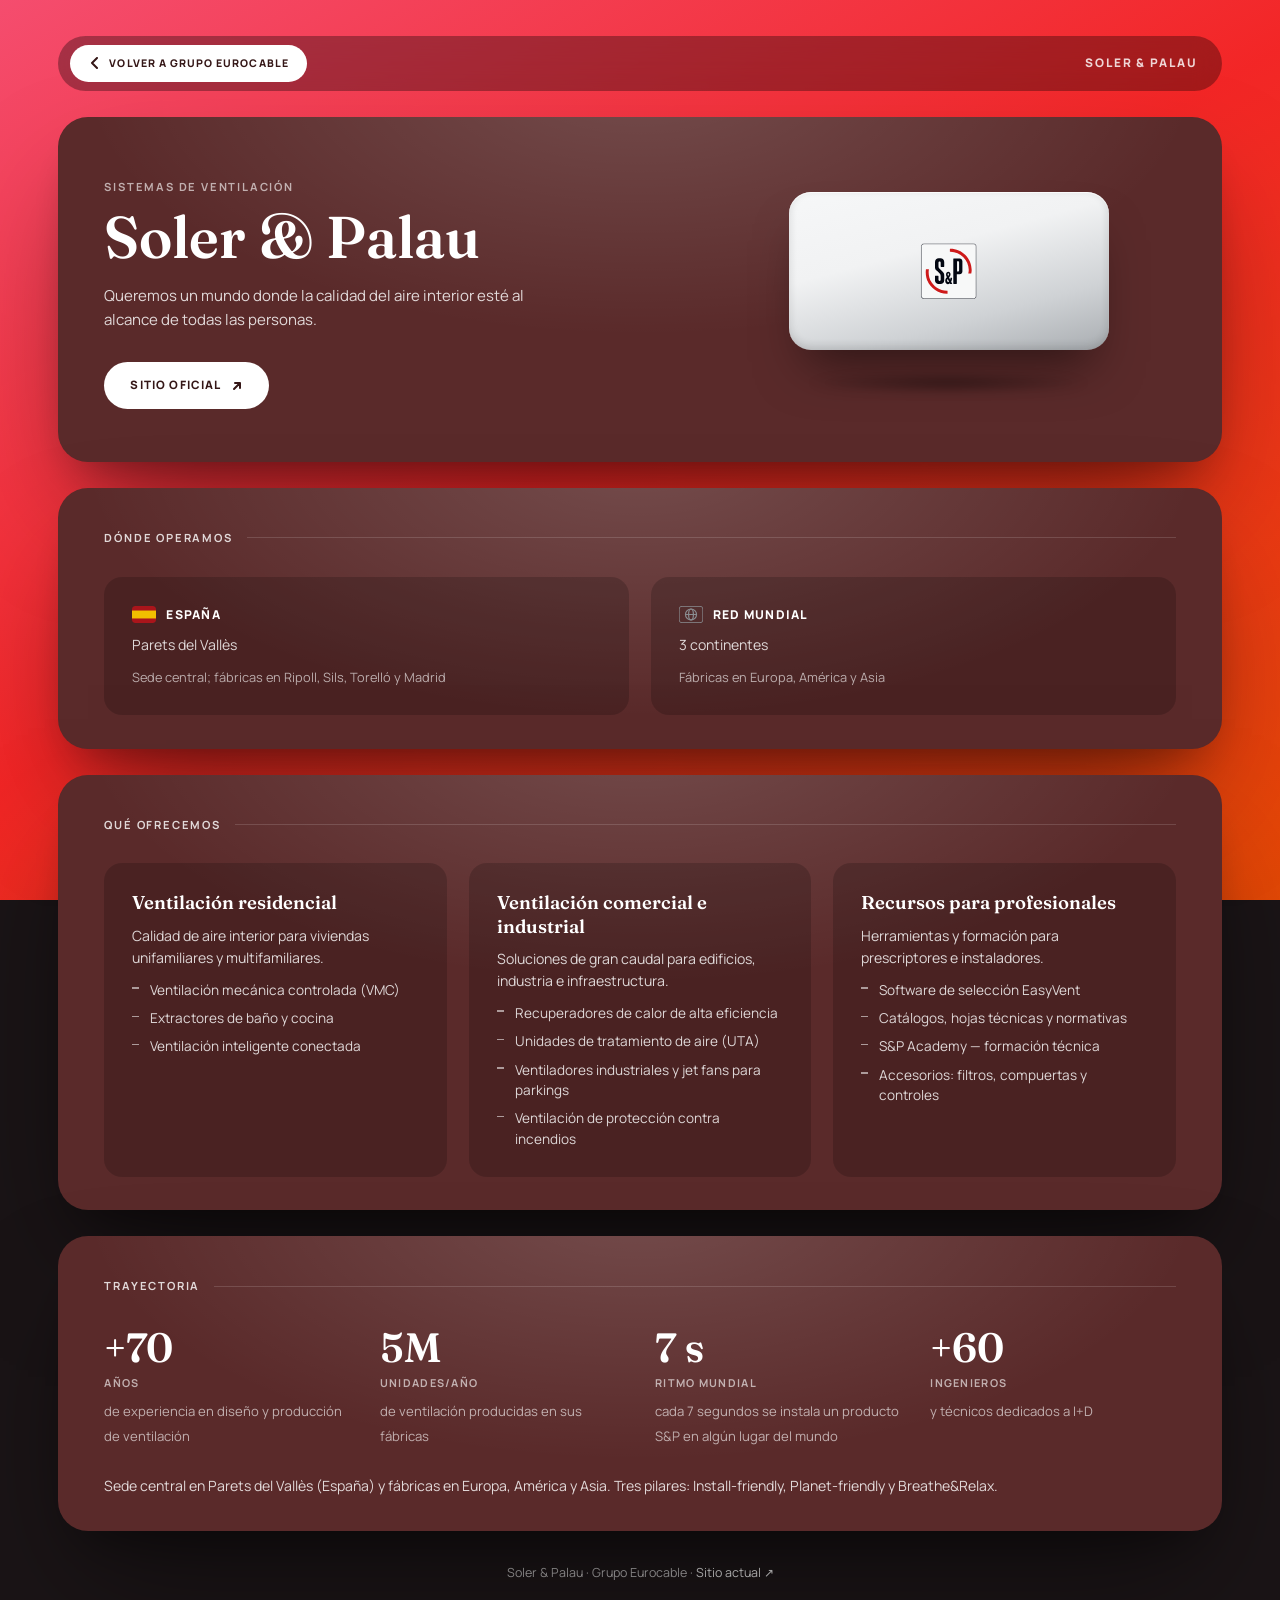
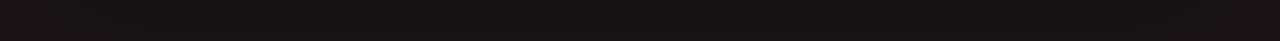
<file: solerpalau.html>
<!DOCTYPE html>
<html lang="es">
<head>
  <meta charset="UTF-8" />
  <meta name="viewport" content="width=device-width, initial-scale=1.0" />
  <title>Soler &amp; Palau — Sistemas de Ventilación</title>
  <link rel="preconnect" href="https://fonts.googleapis.com" />
  <link rel="preconnect" href="https://fonts.gstatic.com" crossorigin />
  <link href="https://fonts.googleapis.com/css2?family=Fraunces:ital,opsz,wght@0,9..144,500;0,9..144,600;1,9..144,500&family=Manrope:wght@400;500;700;800&display=swap" rel="stylesheet" />
  <link rel="stylesheet" href="home.css" />
</head>
<body class="detail" data-empresa="solerpalau">

  <!-- Fondo degradado con el acento de la empresa (lo pinta el JS) -->
  <div class="bg is-on" aria-hidden="true"></div>

  <div class="detail-wrap">
    <header class="detail-topbar">
      <a class="back-pill" href="#" id="back-link">
        <svg viewBox="0 0 12 12" fill="none" stroke="currentColor" stroke-width="2" stroke-linecap="round" stroke-linejoin="round" aria-hidden="true"><path d="M9 1 4 6l5 5"/></svg>
        <span id="back-label">Volver</span>
      </a>
      <span class="detail-brand" id="header-brand"></span>
    </header>

    <main id="detail-main" style="display: contents;"></main>

    <footer class="detail-foot" id="detail-footer"></footer>
  </div>

  <script src="data.js"></script>
  <script>
    /* Template de detalle — idéntico en todas las páginas de empresa.
       Lee el id desde <body data-empresa="..."> y renderiza desde data.js
       con la misma piel de la vitrina del grupo (home.css + PALETA). */
    (function () {
      var e = EMPRESAS.find(function (x) { return x.id === document.body.dataset.empresa; });
      if (!e) return;

      // Escena teñida con el acento de la empresa, igual que en el home
      var p = PALETA(e.acento);
      var raiz = document.documentElement.style;
      raiz.setProperty("--card", p.card);
      raiz.setProperty("--deep", p.deep);
      document.querySelector(".bg").style.background =
        "linear-gradient(150deg, " + p.gradC + " 0%, " + p.gradA + " 48%, " + p.gradB + " 100%)";

      document.title = e.nombre + " — " + e.rubro;
      document.getElementById("back-link").href = HOLDING.pagina;
      document.getElementById("back-label").textContent = "Volver a " + HOLDING.nombre;
      document.getElementById("header-brand").textContent = e.nombre;

      var html = "";
      var i = 0; // índice de tarjeta para la entrada escalonada

      function abrir(etiqueta) {
        i++;
        return '<section class="card" style="--i:' + i + '">' +
               (etiqueta ? '<div class="sec-label"><span class="eyebrow">' + etiqueta + "</span></div>" : "");
      }

      // Hero: titular + tagline + sitio oficial, placa metálica al lado
      html +=
        abrir("") +
          '<div class="detail-hero">' +
            "<div>" +
              '<span class="eyebrow">' + e.rubro + "</span>" +
              '<h1 class="title">' + e.nombre + "</h1>" +
              '<p class="desc">' + e.tagline + "</p>" +
              '<a class="cta" href="' + e.web + '" target="_blank" rel="noopener">Sitio oficial' +
                '<svg viewBox="0 0 12 12" fill="none" stroke="currentColor" stroke-width="2" stroke-linecap="round" stroke-linejoin="round" aria-hidden="true"><path d="M3 9 9 3M4 3h5v5"/></svg>' +
              "</a>" +
            "</div>" +
            '<div class="plate-wrap">' +
              '<div class="plate"><img src="' + e.logo + '" alt="Logo de ' + e.nombre + '" /></div>' +
              '<div class="plate-shadow" aria-hidden="true"></div>' +
            "</div>" +
          "</div>" +
        "</section>";

      // Países donde opera
      html +=
        abrir(e.paises.length > 1 ? "Dónde operamos" : "Dónde estamos") +
          '<div class="tiles tiles-sm">' +
          e.paises.map(function (pa) {
            return (
              '<article class="tile">' +
                '<div class="flag-row">' +
                  '<span class="flag">' + (BANDERAS[pa.codigo] || "") + "</span>" +
                  '<span class="name">' + pa.nombre + "</span>" +
                "</div>" +
                '<span class="city">' + pa.ciudad + "</span>" +
                (pa.nota ? '<span class="note">' + pa.nota + "</span>" : "") +
              "</article>"
            );
          }).join("") +
          "</div>" +
        "</section>";

      /* ⚠️ PENDIENTE: sección Misión y Visión.
         No están publicadas en el sitio actual de la empresa.
         Cuando se confirmen los textos, cargarlos en data.js
         (campos "mision" y "vision") y esta sección aparecerá sola. */
      if (e.mision || e.vision) {
        html +=
          abrir("Misión y visión") +
            '<div class="tiles">' +
            (e.mision ? '<article class="tile"><h3>Misión</h3><p>' + e.mision + "</p></article>" : "") +
            (e.vision ? '<article class="tile"><h3>Visión</h3><p>' + e.vision + "</p></article>" : "") +
            "</div>" +
          "</section>";
      }

      // Catálogo
      html +=
        abrir("Qué ofrecemos") +
          '<div class="tiles">' +
          e.catalogo.map(function (c) {
            return (
              '<article class="tile">' +
                "<h3>" + c.titulo + "</h3>" +
                "<p>" + c.descripcion + "</p>" +
                "<ul>" + c.items.map(function (it) { return "<li>" + it + "</li>"; }).join("") + "</ul>" +
              "</article>"
            );
          }).join("") +
          "</div>" +
        "</section>";

      // Representaciones oficiales (solo si existen)
      if (e.representaciones && e.representaciones.length) {
        html +=
          abrir("Representaciones oficiales") +
            '<div class="tiles">' +
            e.representaciones.map(function (r) {
              return (
                '<article class="tile">' +
                  '<span class="rep-icon">' + ICONOS[r.icono] + "</span>" +
                  '<span class="rep-name">' + r.nombre + "</span>" +
                  '<span class="rep-rubro">' + r.rubro + "</span>" +
                  "<p>" + r.descripcion + "</p>" +
                "</article>"
              );
            }).join("") +
            "</div>" +
          "</section>";
      }

      // Trayectoria / historia (solo datos confirmados)
      /* ⚠️ PENDIENTE: año de fundación e historia detallada.
         Cargar en data.js (campo "fundacion") cuando se confirme. */
      if (e.trayectoria) {
        html +=
          abrir(e.trayectoria.titulo) +
            '<div class="stats">' +
            e.trayectoria.cifras.map(function (s) {
              return (
                '<article class="stat">' +
                  '<span class="value">' + s.valor + "</span>" +
                  '<span class="unit">' + s.unidad + "</span>" +
                  '<span class="detail-txt">' + s.detalle + "</span>" +
                "</article>"
              );
            }).join("") +
            "</div>" +
            '<p class="stats-note">' + e.trayectoria.nota + "</p>" +
          "</section>";
      }

      document.getElementById("detail-main").innerHTML = html;
      document.getElementById("detail-footer").innerHTML =
        e.nombre + " · " + HOLDING.nombre + ' · <a href="' + e.web + '" target="_blank" rel="noopener">Sitio actual ↗</a>';
    })();
  </script>
</body>
</html>
</file>
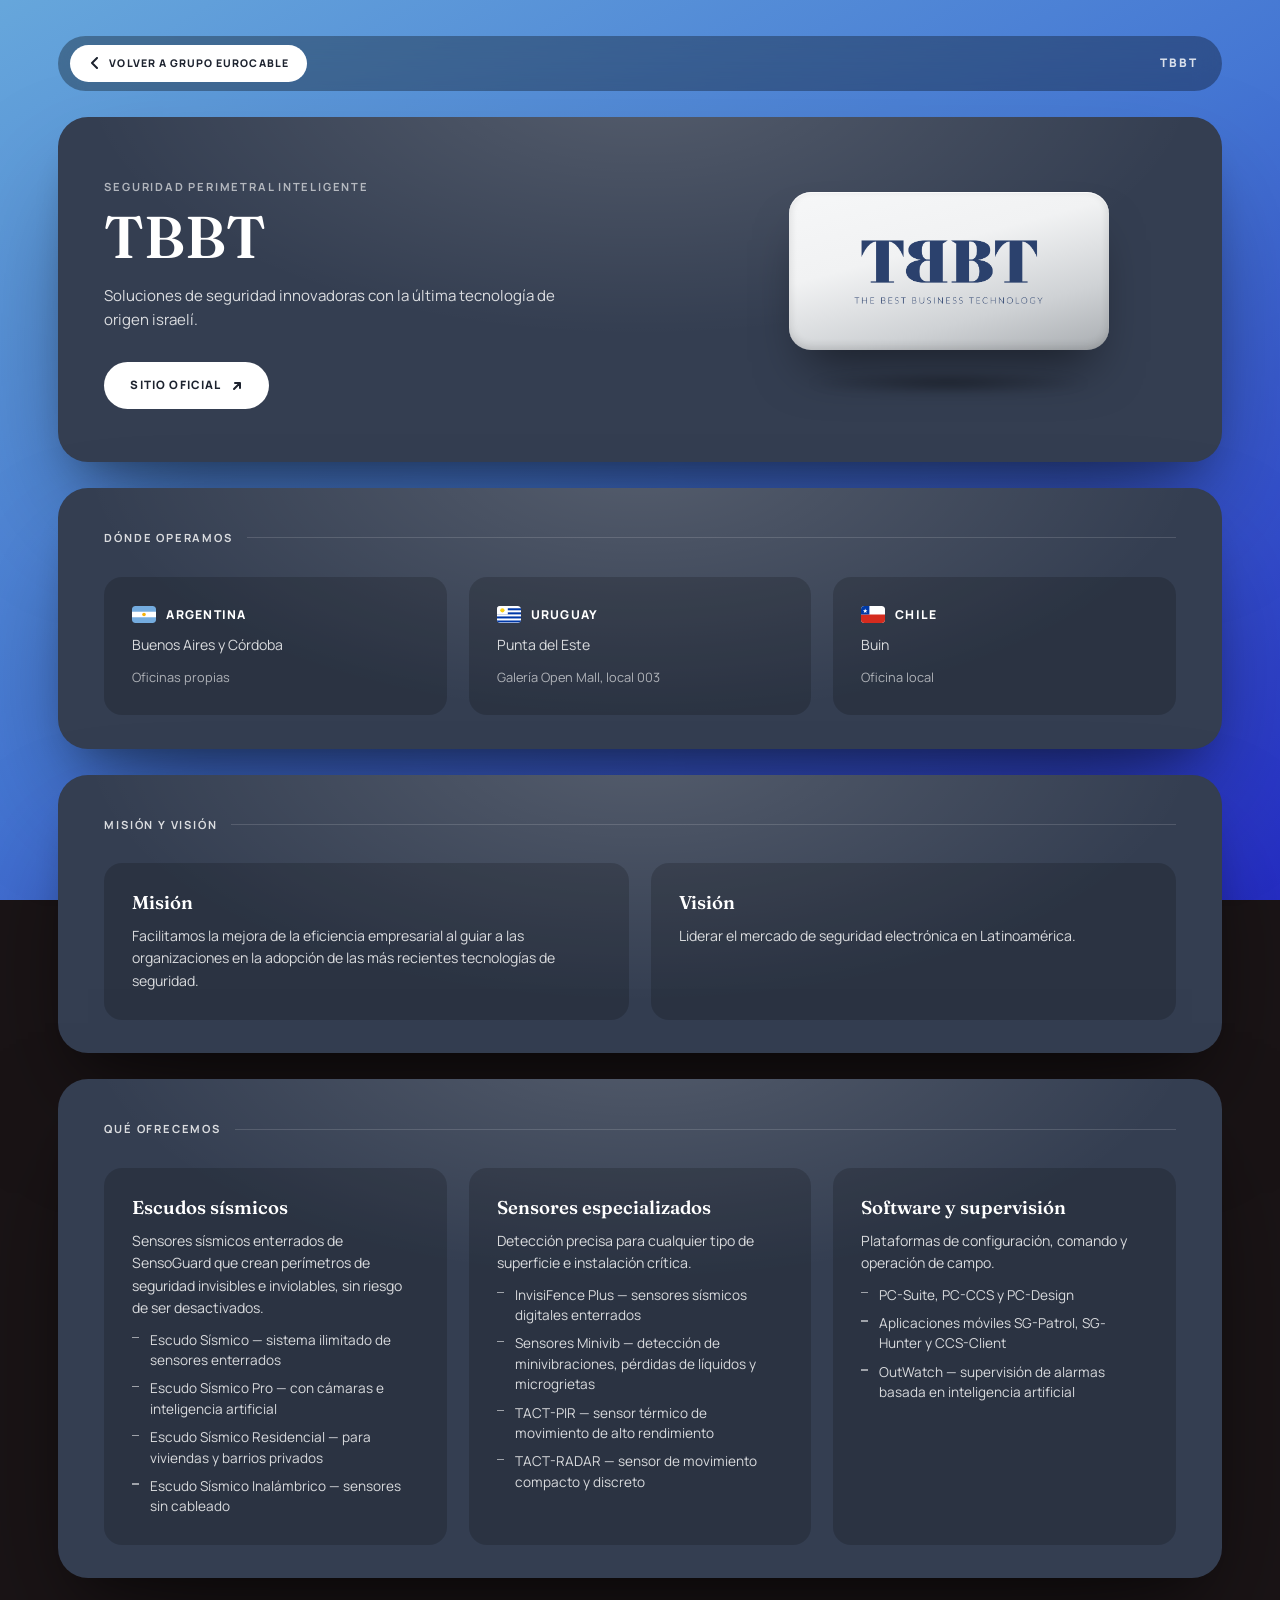
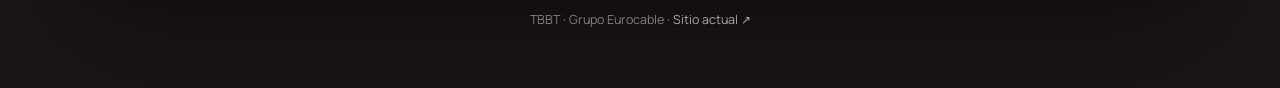
<file: tbbt.html>
<!DOCTYPE html>
<html lang="es">
<head>
  <meta charset="UTF-8" />
  <meta name="viewport" content="width=device-width, initial-scale=1.0" />
  <title>TBBT — Seguridad Perimetral Inteligente</title>
  <link rel="preconnect" href="https://fonts.googleapis.com" />
  <link rel="preconnect" href="https://fonts.gstatic.com" crossorigin />
  <link href="https://fonts.googleapis.com/css2?family=Fraunces:ital,opsz,wght@0,9..144,500;0,9..144,600;1,9..144,500&family=Manrope:wght@400;500;700;800&display=swap" rel="stylesheet" />
  <link rel="stylesheet" href="home.css" />
</head>
<body class="detail" data-empresa="tbbt">

  <!-- Fondo degradado con el acento de la empresa (lo pinta el JS) -->
  <div class="bg is-on" aria-hidden="true"></div>

  <div class="detail-wrap">
    <header class="detail-topbar">
      <a class="back-pill" href="#" id="back-link">
        <svg viewBox="0 0 12 12" fill="none" stroke="currentColor" stroke-width="2" stroke-linecap="round" stroke-linejoin="round" aria-hidden="true"><path d="M9 1 4 6l5 5"/></svg>
        <span id="back-label">Volver</span>
      </a>
      <span class="detail-brand" id="header-brand"></span>
    </header>

    <main id="detail-main" style="display: contents;"></main>

    <footer class="detail-foot" id="detail-footer"></footer>
  </div>

  <script src="data.js"></script>
  <script>
    /* Template de detalle — idéntico en todas las páginas de empresa.
       Lee el id desde <body data-empresa="..."> y renderiza desde data.js
       con la misma piel de la vitrina del grupo (home.css + PALETA). */
    (function () {
      var e = EMPRESAS.find(function (x) { return x.id === document.body.dataset.empresa; });
      if (!e) return;

      // Escena teñida con el acento de la empresa, igual que en el home
      var p = PALETA(e.acento);
      var raiz = document.documentElement.style;
      raiz.setProperty("--card", p.card);
      raiz.setProperty("--deep", p.deep);
      document.querySelector(".bg").style.background =
        "linear-gradient(150deg, " + p.gradC + " 0%, " + p.gradA + " 48%, " + p.gradB + " 100%)";

      document.title = e.nombre + " — " + e.rubro;
      document.getElementById("back-link").href = HOLDING.pagina;
      document.getElementById("back-label").textContent = "Volver a " + HOLDING.nombre;
      document.getElementById("header-brand").textContent = e.nombre;

      var html = "";
      var i = 0; // índice de tarjeta para la entrada escalonada

      function abrir(etiqueta) {
        i++;
        return '<section class="card" style="--i:' + i + '">' +
               (etiqueta ? '<div class="sec-label"><span class="eyebrow">' + etiqueta + "</span></div>" : "");
      }

      // Hero: titular + tagline + sitio oficial, placa metálica al lado
      html +=
        abrir("") +
          '<div class="detail-hero">' +
            "<div>" +
              '<span class="eyebrow">' + e.rubro + "</span>" +
              '<h1 class="title">' + e.nombre + "</h1>" +
              '<p class="desc">' + e.tagline + "</p>" +
              '<a class="cta" href="' + e.web + '" target="_blank" rel="noopener">Sitio oficial' +
                '<svg viewBox="0 0 12 12" fill="none" stroke="currentColor" stroke-width="2" stroke-linecap="round" stroke-linejoin="round" aria-hidden="true"><path d="M3 9 9 3M4 3h5v5"/></svg>' +
              "</a>" +
            "</div>" +
            '<div class="plate-wrap">' +
              '<div class="plate"><img src="' + e.logo + '" alt="Logo de ' + e.nombre + '" /></div>' +
              '<div class="plate-shadow" aria-hidden="true"></div>' +
            "</div>" +
          "</div>" +
        "</section>";

      // Países donde opera
      html +=
        abrir(e.paises.length > 1 ? "Dónde operamos" : "Dónde estamos") +
          '<div class="tiles tiles-sm">' +
          e.paises.map(function (pa) {
            return (
              '<article class="tile">' +
                '<div class="flag-row">' +
                  '<span class="flag">' + (BANDERAS[pa.codigo] || "") + "</span>" +
                  '<span class="name">' + pa.nombre + "</span>" +
                "</div>" +
                '<span class="city">' + pa.ciudad + "</span>" +
                (pa.nota ? '<span class="note">' + pa.nota + "</span>" : "") +
              "</article>"
            );
          }).join("") +
          "</div>" +
        "</section>";

      /* ⚠️ PENDIENTE: sección Misión y Visión.
         No están publicadas en el sitio actual de la empresa.
         Cuando se confirmen los textos, cargarlos en data.js
         (campos "mision" y "vision") y esta sección aparecerá sola. */
      if (e.mision || e.vision) {
        html +=
          abrir("Misión y visión") +
            '<div class="tiles">' +
            (e.mision ? '<article class="tile"><h3>Misión</h3><p>' + e.mision + "</p></article>" : "") +
            (e.vision ? '<article class="tile"><h3>Visión</h3><p>' + e.vision + "</p></article>" : "") +
            "</div>" +
          "</section>";
      }

      // Catálogo
      html +=
        abrir("Qué ofrecemos") +
          '<div class="tiles">' +
          e.catalogo.map(function (c) {
            return (
              '<article class="tile">' +
                "<h3>" + c.titulo + "</h3>" +
                "<p>" + c.descripcion + "</p>" +
                "<ul>" + c.items.map(function (it) { return "<li>" + it + "</li>"; }).join("") + "</ul>" +
              "</article>"
            );
          }).join("") +
          "</div>" +
        "</section>";

      // Representaciones oficiales (solo si existen)
      if (e.representaciones && e.representaciones.length) {
        html +=
          abrir("Representaciones oficiales") +
            '<div class="tiles">' +
            e.representaciones.map(function (r) {
              return (
                '<article class="tile">' +
                  '<span class="rep-icon">' + ICONOS[r.icono] + "</span>" +
                  '<span class="rep-name">' + r.nombre + "</span>" +
                  '<span class="rep-rubro">' + r.rubro + "</span>" +
                  "<p>" + r.descripcion + "</p>" +
                "</article>"
              );
            }).join("") +
            "</div>" +
          "</section>";
      }

      // Trayectoria / historia (solo datos confirmados)
      /* ⚠️ PENDIENTE: año de fundación e historia detallada.
         Cargar en data.js (campo "fundacion") cuando se confirme. */
      if (e.trayectoria) {
        html +=
          abrir(e.trayectoria.titulo) +
            '<div class="stats">' +
            e.trayectoria.cifras.map(function (s) {
              return (
                '<article class="stat">' +
                  '<span class="value">' + s.valor + "</span>" +
                  '<span class="unit">' + s.unidad + "</span>" +
                  '<span class="detail-txt">' + s.detalle + "</span>" +
                "</article>"
              );
            }).join("") +
            "</div>" +
            '<p class="stats-note">' + e.trayectoria.nota + "</p>" +
          "</section>";
      }

      document.getElementById("detail-main").innerHTML = html;
      document.getElementById("detail-footer").innerHTML =
        e.nombre + " · " + HOLDING.nombre + ' · <a href="' + e.web + '" target="_blank" rel="noopener">Sitio actual ↗</a>';
    })();
  </script>
</body>
</html>
</file>
<file: home.css>
/* ============================================================
   HOME.CSS — solo para "Pagina del grupo empresarial.html".
   Rediseño tipo vitrina (referencia Pinterest): una gran tarjeta
   redondeada sobre un fondo degradado vibrante. Cada empresa del
   grupo es "el producto": al cambiarla, todo el escenario se
   re-tiñe con su color de acento (derivado de EMPRESAS[].acento).
   Las páginas de detalle siguen usando styles.css — no tocar.
   ============================================================ */

:root {
  /* Variables re-pintadas por JS según la empresa activa.
     Valores por defecto ≈ Eurocable para evitar destello al cargar. */
  --card: hsl(5 32% 26%);
  --card-hi: hsl(5 34% 33%);
  --deep: hsl(5 36% 15%);
  --paper: #ffffff;
  --paper-2: rgba(255, 255, 255, 0.82);
  --paper-3: rgba(255, 255, 255, 0.62);

  --radius-card: 30px;
  --font-display: "Fraunces", serif;
  --font-ui: "Manrope", sans-serif;
}

* { margin: 0; padding: 0; box-sizing: border-box; }

html { height: 100%; }

body {
  font-family: var(--font-ui);
  font-weight: 400;
  color: var(--paper);
  background: #1a1416;
  min-height: 100vh;
  line-height: 1.6;
  -webkit-font-smoothing: antialiased;
  overflow-x: hidden;
}

/* ------------------------------------------------------------
   Fondo: dos capas fijas que se cruzan en fundido al cambiar
   de empresa (los degradados no se pueden transicionar directo).
   ------------------------------------------------------------ */

.bg {
  position: fixed;
  inset: 0;
  z-index: 0;
  opacity: 0;
  transition: opacity 0.9s ease;
  pointer-events: none;
}

.bg.is-on { opacity: 1; }

/* ------------------------------------------------------------
   Escenario y tarjeta principal
   ------------------------------------------------------------ */

.scene {
  position: relative;
  z-index: 1;
  min-height: 100vh;
  display: grid;
  place-items: center;
  padding: clamp(16px, 3.5vw, 48px);
}

.card {
  position: relative;
  width: 100%;
  max-width: 1240px;
  background: var(--card);
  border-radius: var(--radius-card);
  padding: clamp(22px, 3.2vw, 44px) clamp(22px, 3.6vw, 56px) clamp(20px, 2.6vw, 34px);
  box-shadow:
    0 60px 120px -30px rgba(0, 0, 0, 0.5),
    0 24px 48px -24px rgba(0, 0, 0, 0.4);
  transition: background-color 0.9s ease;
  animation: rise 0.9s cubic-bezier(0.2, 0.7, 0.2, 1) both;
  overflow: hidden;
}

/* Luz cenital suave dentro de la tarjeta, como en la referencia */
.card::before {
  content: "";
  position: absolute;
  inset: 0;
  border-radius: inherit;
  background: radial-gradient(900px 420px at 50% -12%, rgba(255, 255, 255, 0.16), transparent 62%);
  pointer-events: none;
}

.card > * { position: relative; }

/* ------------------------------------------------------------
   Barra superior: marca — píldoras de empresas — contador
   ------------------------------------------------------------ */

.topbar {
  display: flex;
  align-items: center;
  justify-content: space-between;
  gap: clamp(14px, 2vw, 28px);
  margin-bottom: clamp(24px, 3.4vw, 48px);
}

.brand {
  font-size: 0.8rem;
  font-weight: 800;
  letter-spacing: 0.16em;
  text-transform: uppercase;
  color: var(--paper);
  text-decoration: none;
  white-space: nowrap;
}

.tabs {
  display: flex;
  flex-wrap: wrap;
  justify-content: center;
  gap: 4px;
  background: rgba(0, 0, 0, 0.18);
  border-radius: 24px;
  padding: 6px;
  max-width: 640px;
}

.tab {
  font-family: var(--font-ui);
  font-size: 0.7rem;
  font-weight: 700;
  letter-spacing: 0.09em;
  text-transform: uppercase;
  color: var(--paper-3);
  background: transparent;
  border: none;
  border-radius: 999px;
  padding: 9px 16px;
  cursor: pointer;
  white-space: nowrap;
  transition: color 0.3s ease, background-color 0.3s ease;
}

.tab:hover { color: var(--paper); }

.tab.is-active {
  background: #fff;
  color: var(--deep);
}

.counter {
  font-size: 0.72rem;
  font-weight: 700;
  letter-spacing: 0.14em;
  color: var(--paper-3);
  font-variant-numeric: tabular-nums;
  white-space: nowrap;
}

/* ------------------------------------------------------------
   Vitrina: texto — logo central — cifras y presencia
   ------------------------------------------------------------ */

.showcase {
  display: grid;
  grid-template-columns: 1.15fr 1fr 0.8fr;
  align-items: center;
  gap: clamp(24px, 4vw, 64px);
  min-height: clamp(340px, 44vh, 460px);
  transition: opacity 0.26s ease, transform 0.26s ease;
}

.baseline {
  transition: opacity 0.26s ease, transform 0.26s ease;
}

.is-swapping .showcase,
.is-swapping .baseline {
  opacity: 0;
  transform: translateY(12px);
}

/* --- Columna izquierda: flechas + titular + CTA --- */

.pager {
  display: flex;
  gap: 10px;
  margin-bottom: clamp(18px, 2.6vw, 34px);
}

.nav-arrow {
  width: 40px;
  height: 40px;
  border-radius: 50%;
  border: 1px solid rgba(255, 255, 255, 0.35);
  background: transparent;
  color: var(--paper);
  display: grid;
  place-items: center;
  cursor: pointer;
  transition: background-color 0.3s ease, border-color 0.3s ease, transform 0.3s ease;
}

.nav-arrow svg { width: 16px; height: 16px; }

.nav-arrow:hover {
  background: rgba(255, 255, 255, 0.14);
  border-color: rgba(255, 255, 255, 0.6);
}

.nav-arrow:active { transform: scale(0.94); }

.eyebrow {
  display: block;
  font-size: 0.7rem;
  font-weight: 700;
  letter-spacing: 0.16em;
  text-transform: uppercase;
  color: var(--paper-3);
  margin-bottom: 10px;
}

.title {
  font-family: var(--font-display);
  font-weight: 600;
  font-size: clamp(2.4rem, 4.6vw, 3.9rem);
  line-height: 1.06;
  color: var(--paper);
  margin-bottom: 16px;
  text-wrap: balance;
}

.desc {
  color: var(--paper-2);
  font-size: 0.94rem;
  max-width: 420px;
  margin-bottom: clamp(20px, 2.8vw, 30px);
}

.cta {
  display: inline-flex;
  align-items: center;
  gap: 10px;
  font-size: 0.72rem;
  font-weight: 800;
  letter-spacing: 0.1em;
  text-transform: uppercase;
  text-decoration: none;
  color: var(--deep);
  background: #fff;
  border-radius: 999px;
  padding: 14px 26px;
  transition: transform 0.3s ease, box-shadow 0.3s ease;
}

.cta svg { width: 12px; height: 12px; transition: transform 0.3s ease; }

.cta:hover {
  transform: translateY(-2px);
  box-shadow: 0 14px 30px -12px rgba(0, 0, 0, 0.45);
}

.cta:hover svg { transform: translateX(3px); }

/* --- Columna central: placa metálica con el logo --- */

.plate-wrap {
  display: grid;
  justify-items: center;
  gap: 22px;
}

.plate {
  width: min(320px, 100%);
  height: clamp(120px, 14vw, 158px);
  border-radius: 22px;
  background: linear-gradient(165deg, #f6f7f8 0%, #f1f2f3 38%, #cfd2d5 72%, #a9adb1 100%);
  box-shadow:
    inset 0 1px 1px rgba(255, 255, 255, 0.85),
    inset 0 -3px 8px rgba(23, 24, 26, 0.16),
    0 30px 50px -18px rgba(0, 0, 0, 0.5);
  display: grid;
  place-items: center;
  padding: 22px 30px;
  animation: float 6s ease-in-out infinite;
}

.plate img {
  max-width: 100%;
  max-height: 100%;
  object-fit: contain;
}

/* Sombra elíptica en el "piso", como el producto de la referencia */
.plate-shadow {
  width: 62%;
  height: 22px;
  border-radius: 50%;
  background: radial-gradient(closest-side, rgba(0, 0, 0, 0.38), transparent);
  filter: blur(4px);
  animation: float-shadow 6s ease-in-out infinite;
}

@keyframes float {
  0%, 100% { transform: translateY(0); }
  50% { transform: translateY(-9px); }
}

@keyframes float-shadow {
  0%, 100% { transform: scaleX(1); opacity: 1; }
  50% { transform: scaleX(0.9); opacity: 0.7; }
}

/* --- Columna derecha: cifras + presencia --- */

.col-right {
  display: grid;
  gap: clamp(20px, 3vw, 34px);
  justify-items: start;
}

.figures { display: grid; gap: 10px; }

.figure .value {
  font-family: var(--font-display);
  font-weight: 600;
  font-size: clamp(1.7rem, 2.8vw, 2.4rem);
  line-height: 1.1;
  color: var(--paper);
}

.figure .unit {
  display: block;
  font-size: 0.68rem;
  font-weight: 700;
  letter-spacing: 0.12em;
  text-transform: uppercase;
  color: var(--paper-3);
  margin-top: 2px;
}

.presence-label {
  display: block;
  font-size: 0.7rem;
  font-weight: 700;
  letter-spacing: 0.14em;
  text-transform: uppercase;
  color: var(--paper-3);
  margin-bottom: 12px;
}

.flags {
  display: flex;
  flex-wrap: wrap;
  gap: 10px;
  max-width: 240px;
}

.flag-dot {
  width: 42px;
  height: 42px;
  border-radius: 50%;
  background: #fff;
  display: grid;
  place-items: center;
  box-shadow: 0 6px 16px -6px rgba(0, 0, 0, 0.4);
  cursor: default;
  transition: transform 0.3s ease;
}

.flag-dot:hover { transform: translateY(-3px); }

.flag-dot svg {
  width: 22px;
  height: 15px;
  border-radius: 3px;
  display: block;
}

/* ------------------------------------------------------------
   Línea base: web oficial — tagline — siguiente empresa
   ------------------------------------------------------------ */

.baseline {
  display: grid;
  grid-template-columns: 1fr auto 1fr;
  align-items: center;
  gap: clamp(14px, 2vw, 28px);
  margin-top: clamp(18px, 2.6vw, 30px);
}

.weblink {
  justify-self: start;
  display: inline-flex;
  align-items: center;
  gap: 8px;
  font-size: 0.72rem;
  font-weight: 700;
  letter-spacing: 0.1em;
  text-transform: uppercase;
  text-decoration: none;
  color: var(--paper-3);
  transition: color 0.3s ease;
}

.weblink svg { width: 14px; height: 14px; }

.weblink:hover { color: var(--paper); }

.tagline {
  font-family: var(--font-display);
  font-style: italic;
  font-weight: 500;
  font-size: clamp(0.98rem, 1.6vw, 1.18rem);
  color: var(--paper-2);
  text-align: center;
  max-width: 420px;
  text-wrap: balance;
}

.next-thumb {
  justify-self: end;
  display: inline-flex;
  align-items: center;
  gap: 12px;
  background: rgba(0, 0, 0, 0.18);
  border: none;
  border-radius: 16px;
  padding: 10px 14px;
  cursor: pointer;
  color: var(--paper);
  font-family: var(--font-ui);
  text-align: left;
  transition: transform 0.3s ease, background-color 0.3s ease;
}

.next-thumb:hover {
  transform: translateY(-3px);
  background: rgba(0, 0, 0, 0.28);
}

.thumb-plate {
  width: 84px;
  height: 46px;
  border-radius: 12px;
  background: linear-gradient(165deg, #f6f7f8 0%, #eef0f1 45%, #c9cccf 100%);
  display: grid;
  place-items: center;
  padding: 7px 12px;
  flex: none;
}

.thumb-plate img { max-width: 100%; max-height: 100%; object-fit: contain; }

.thumb-meta { display: grid; gap: 1px; }

.thumb-meta small {
  font-size: 0.6rem;
  font-weight: 700;
  letter-spacing: 0.14em;
  text-transform: uppercase;
  color: var(--paper-3);
}

.thumb-meta strong {
  font-size: 0.76rem;
  font-weight: 800;
  letter-spacing: 0.08em;
  text-transform: uppercase;
}

/* ------------------------------------------------------------
   Entrada, foco y accesibilidad
   ------------------------------------------------------------ */

@keyframes rise {
  from { opacity: 0; transform: translateY(28px); }
  to { opacity: 1; transform: translateY(0); }
}

.tab:focus-visible,
.nav-arrow:focus-visible,
.cta:focus-visible,
.weblink:focus-visible,
.next-thumb:focus-visible,
.brand:focus-visible {
  outline: 2px solid rgba(255, 255, 255, 0.85);
  outline-offset: 3px;
  border-radius: 999px;
}

@media (prefers-reduced-motion: reduce) {
  .card { animation: none; }
  .plate, .plate-shadow { animation: none; }
  .bg,
  .card,
  .showcase,
  .baseline { transition: none; }
}

/* ------------------------------------------------------------
   Responsive
   ------------------------------------------------------------ */

@media (max-width: 1080px) {
  .topbar { flex-wrap: wrap; }
  .brand { order: 1; }
  .counter { order: 2; }
  .tabs { order: 3; width: 100%; max-width: none; }

  .showcase {
    grid-template-columns: 1fr;
    min-height: 0;
    text-align: center;
    gap: clamp(28px, 5vw, 40px);
  }

  .col-center { order: 1; }
  .col-left { order: 2; }
  .col-right { order: 3; justify-items: center; }

  .pager { justify-content: center; }
  .desc { margin-left: auto; margin-right: auto; }
  .flags { justify-content: center; }

  .baseline {
    grid-template-columns: 1fr;
    justify-items: center;
    gap: 18px;
  }

  .weblink, .next-thumb { justify-self: center; }
}

@media (max-width: 520px) {
  .scene { padding: 14px; }
  .card { padding: 22px 18px; }
  .tab { padding: 8px 12px; font-size: 0.64rem; }
  .plate { height: 110px; padding: 16px 22px; }
}

/* ============================================================
   PÁGINAS DE DETALLE — misma piel que el home: fondo degradado
   con el acento de la empresa y tarjetas oscuras redondeadas.
   Scope: body.detail (el home no se ve afectado).
   ============================================================ */

.detail-wrap {
  position: relative;
  z-index: 1;
  max-width: 1240px;
  margin: 0 auto;
  padding: clamp(14px, 3vw, 36px) clamp(14px, 3vw, 40px) clamp(28px, 4vw, 48px);
  display: grid;
  gap: clamp(16px, 2.4vw, 26px);
}

/* Entrada escalonada de tarjetas (var --i la asigna el template) */
.detail .card {
  animation-delay: calc(var(--i, 0) * 90ms);
}

/* --- Barra superior flotante: volver + marca --- */

.detail-topbar {
  position: sticky;
  top: 12px;
  z-index: 5;
  display: flex;
  align-items: center;
  justify-content: space-between;
  gap: 16px;
  background: rgba(0, 0, 0, 0.32);
  backdrop-filter: blur(12px);
  -webkit-backdrop-filter: blur(12px);
  border-radius: 999px;
  padding: 9px 12px;
}

.back-pill {
  display: inline-flex;
  align-items: center;
  gap: 9px;
  font-size: 0.66rem;
  font-weight: 800;
  letter-spacing: 0.1em;
  text-transform: uppercase;
  text-decoration: none;
  color: var(--deep);
  background: #fff;
  border-radius: 999px;
  padding: 10px 18px;
  transition: transform 0.3s ease, box-shadow 0.3s ease;
}

.back-pill svg { width: 12px; height: 12px; transition: transform 0.3s ease; }

.back-pill:hover {
  transform: translateY(-2px);
  box-shadow: 0 12px 26px -12px rgba(0, 0, 0, 0.5);
}

.back-pill:hover svg { transform: translateX(-3px); }

.detail-brand {
  font-size: 0.74rem;
  font-weight: 800;
  letter-spacing: 0.16em;
  text-transform: uppercase;
  color: var(--paper-2);
  padding-right: 12px;
  white-space: nowrap;
}

/* --- Hero de la empresa --- */

.detail-hero {
  display: grid;
  grid-template-columns: 1.25fr 1fr;
  align-items: center;
  gap: clamp(24px, 4vw, 64px);
  padding: clamp(8px, 1.6vw, 20px) 0;
}

.detail-hero .desc { max-width: 460px; }

/* --- Etiqueta de sección con línea de horizonte --- */

.sec-label {
  display: flex;
  align-items: center;
  gap: 14px;
  margin-bottom: clamp(20px, 3vw, 30px);
}

.sec-label .eyebrow { margin-bottom: 0; color: var(--paper-2); }

.sec-label::after {
  content: "";
  flex: 1;
  height: 1px;
  background: rgba(255, 255, 255, 0.14);
}

/* --- Fichas internas (países, catálogo, representaciones) --- */

.tiles {
  display: grid;
  grid-template-columns: repeat(auto-fit, minmax(min(280px, 100%), 1fr));
  gap: clamp(14px, 2.2vw, 22px);
}

.tiles.tiles-sm {
  grid-template-columns: repeat(auto-fit, minmax(min(210px, 100%), 1fr));
}

.tile {
  background: rgba(0, 0, 0, 0.18);
  border-radius: 18px;
  padding: clamp(20px, 2.6vw, 28px);
  display: grid;
  gap: 10px;
  align-content: start;
  transition: transform 0.3s ease, background-color 0.3s ease;
}

.tile:hover {
  transform: translateY(-4px);
  background: rgba(0, 0, 0, 0.28);
}

.tile h3 {
  font-family: var(--font-display);
  font-weight: 600;
  font-size: 1.16rem;
  line-height: 1.25;
  color: var(--paper);
}

.tile p { color: var(--paper-2); font-size: 0.88rem; }

.tile ul { list-style: none; display: grid; gap: 8px; }

.tile li {
  position: relative;
  padding-left: 18px;
  color: var(--paper-2);
  font-size: 0.85rem;
  line-height: 1.5;
}

.tile li::before {
  content: "";
  position: absolute;
  left: 0;
  top: 0.55em;
  width: 7px;
  height: 1.4px;
  background: rgba(255, 255, 255, 0.55);
}

/* País */
.tile .flag-row {
  display: flex;
  align-items: center;
  gap: 10px;
}

.tile .flag {
  width: 24px;
  height: 17px;
  flex: none;
  display: grid;
}

.tile .flag svg { width: 100%; height: 100%; display: block; border-radius: 3px; }

.tile .name {
  font-size: 0.76rem;
  font-weight: 800;
  letter-spacing: 0.1em;
  text-transform: uppercase;
  color: var(--paper);
}

.tile .city { color: var(--paper-2); font-size: 0.88rem; }
.tile .note { color: var(--paper-3); font-size: 0.8rem; }

/* Representación */
.tile .rep-icon { width: 34px; height: 34px; color: var(--paper-2); }
.tile .rep-icon svg { width: 100%; height: 100%; }

.tile .rep-name {
  font-size: 0.82rem;
  font-weight: 800;
  letter-spacing: 0.1em;
  text-transform: uppercase;
  color: var(--paper);
}

.tile .rep-rubro { color: var(--paper-3); font-size: 0.78rem; font-weight: 700; }

/* --- Cifras de trayectoria --- */

.stats {
  display: grid;
  grid-template-columns: repeat(auto-fit, minmax(180px, 1fr));
  gap: clamp(18px, 3vw, 30px);
}

.stat .value {
  font-family: var(--font-display);
  font-weight: 600;
  font-size: clamp(1.9rem, 3.2vw, 2.6rem);
  line-height: 1.1;
  color: var(--paper);
}

.stat .unit {
  display: block;
  font-size: 0.68rem;
  font-weight: 700;
  letter-spacing: 0.12em;
  text-transform: uppercase;
  color: var(--paper-3);
  margin: 4px 0 6px;
}

.stat .detail-txt { color: var(--paper-3); font-size: 0.82rem; line-height: 1.5; }

.stats-note {
  margin-top: clamp(18px, 2.6vw, 26px);
  color: var(--paper-2);
  font-size: 0.88rem;
}

/* --- Pie --- */

.detail-foot {
  text-align: center;
  color: var(--paper-3);
  font-size: 0.78rem;
  padding: 6px 0 10px;
}

.detail-foot a {
  color: var(--paper-2);
  text-decoration: none;
  transition: color 0.3s ease;
}

.detail-foot a:hover { color: var(--paper); }

.back-pill:focus-visible,
.detail-foot a:focus-visible {
  outline: 2px solid rgba(255, 255, 255, 0.85);
  outline-offset: 3px;
  border-radius: 999px;
}

/* --- Responsive detalle --- */

@media (max-width: 860px) {
  .detail-hero {
    grid-template-columns: 1fr;
    text-align: center;
  }

  .detail-hero .desc { margin-left: auto; margin-right: auto; }
  .detail-hero .plate-wrap { order: -1; }
}

@media (max-width: 520px) {
  .detail-brand { display: none; }
  .detail-topbar { justify-content: center; }
}
</file>
